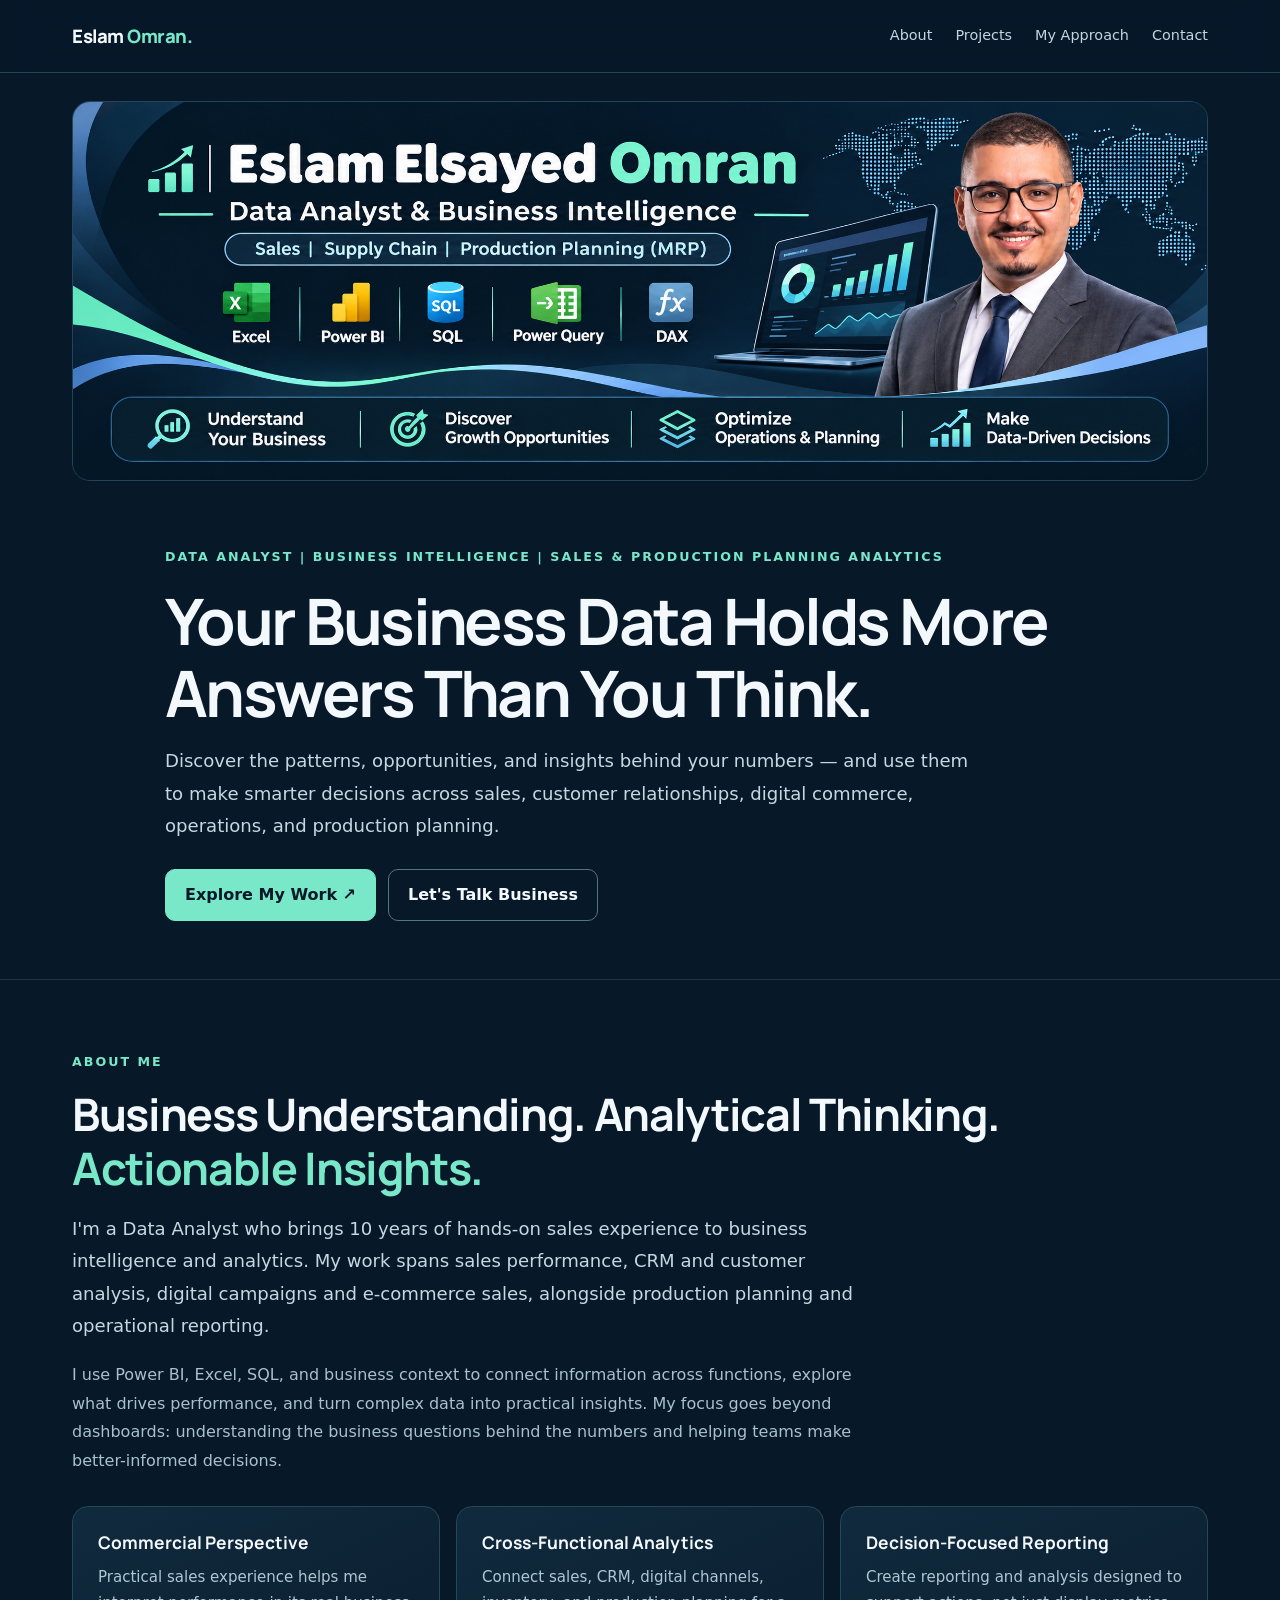
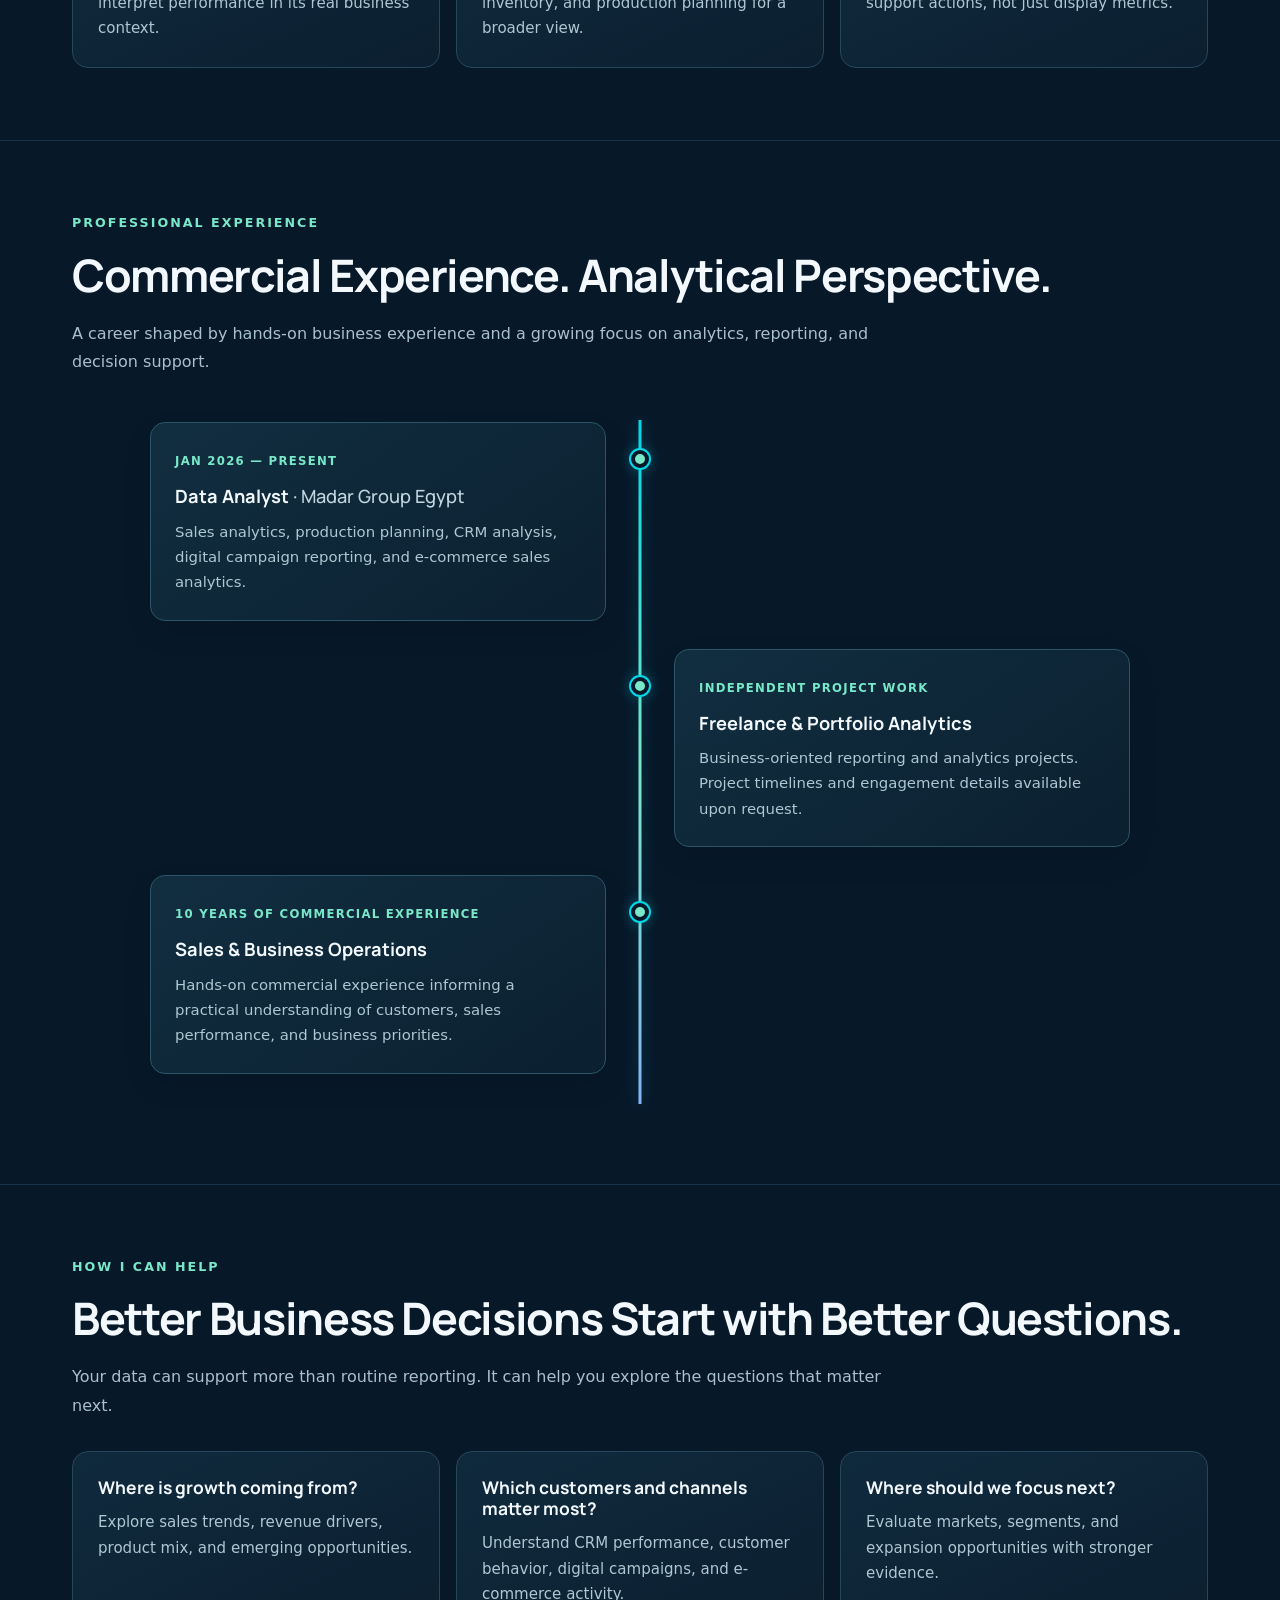
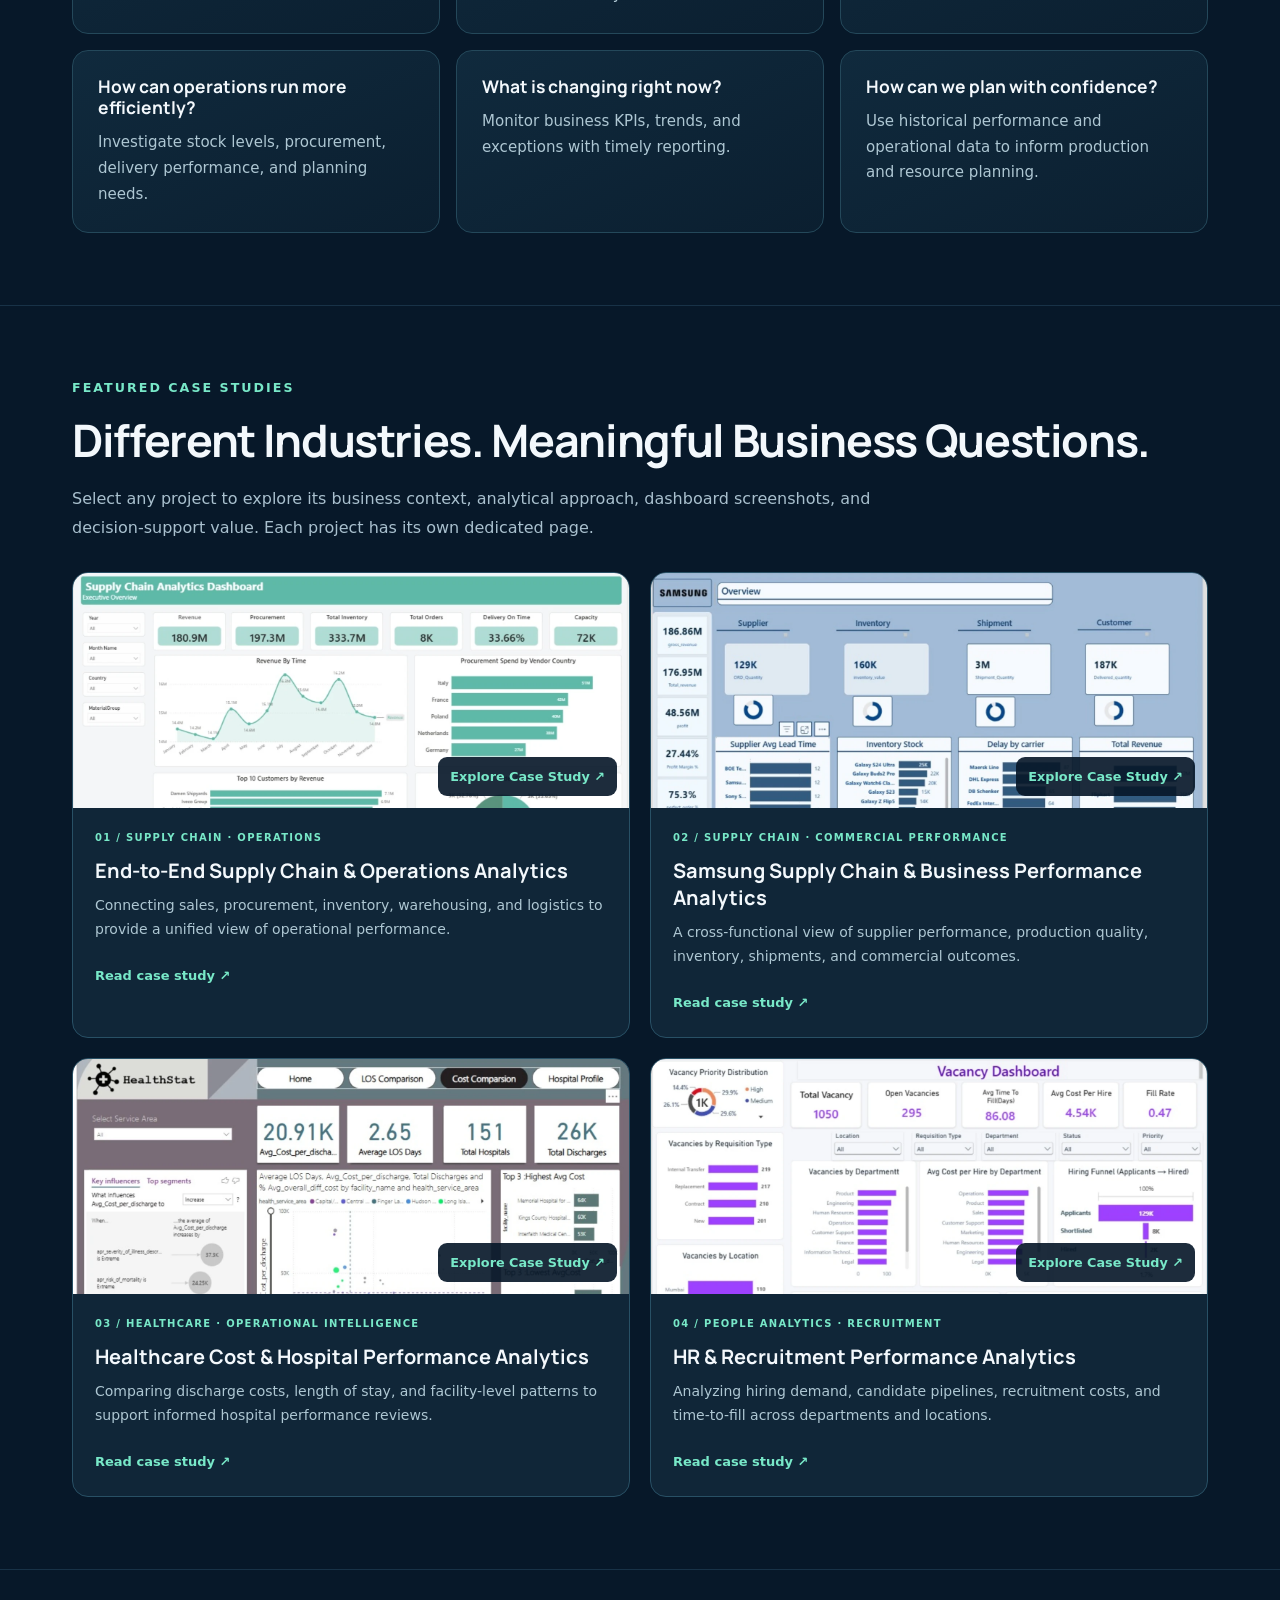
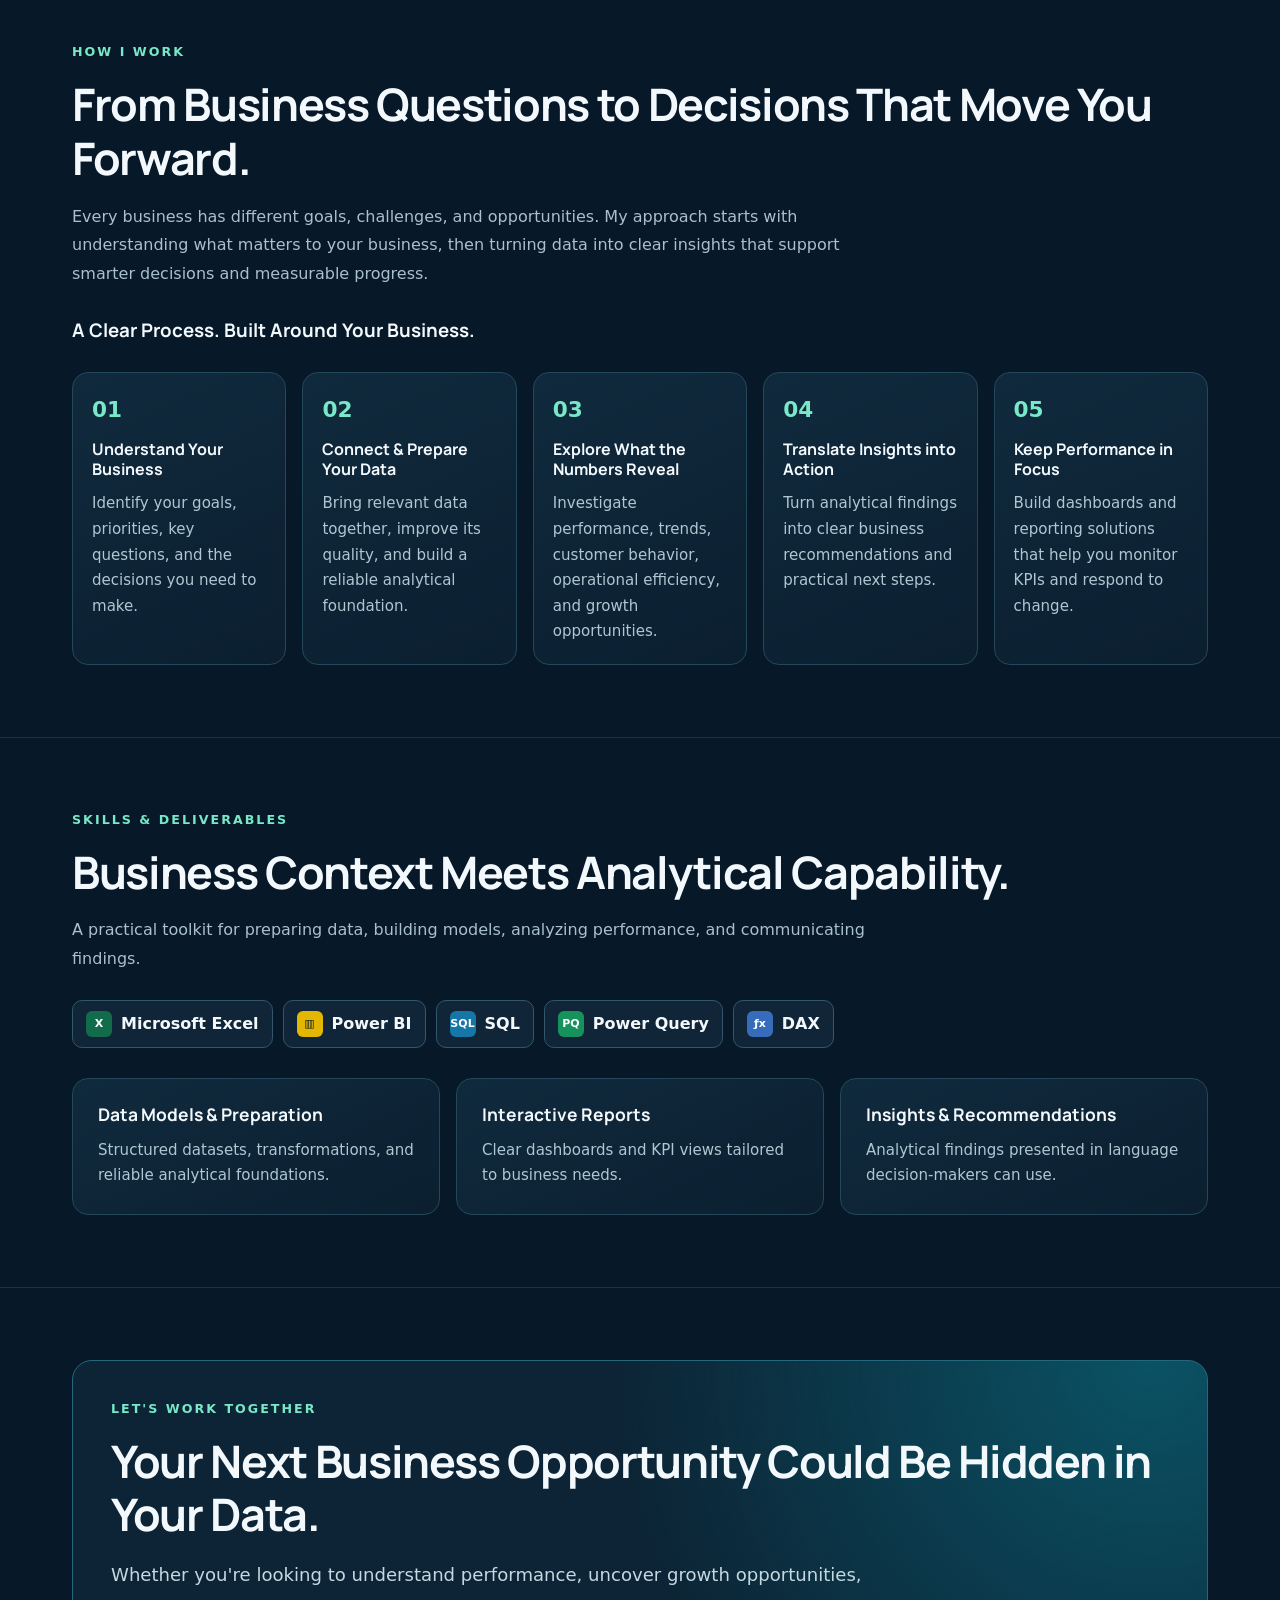
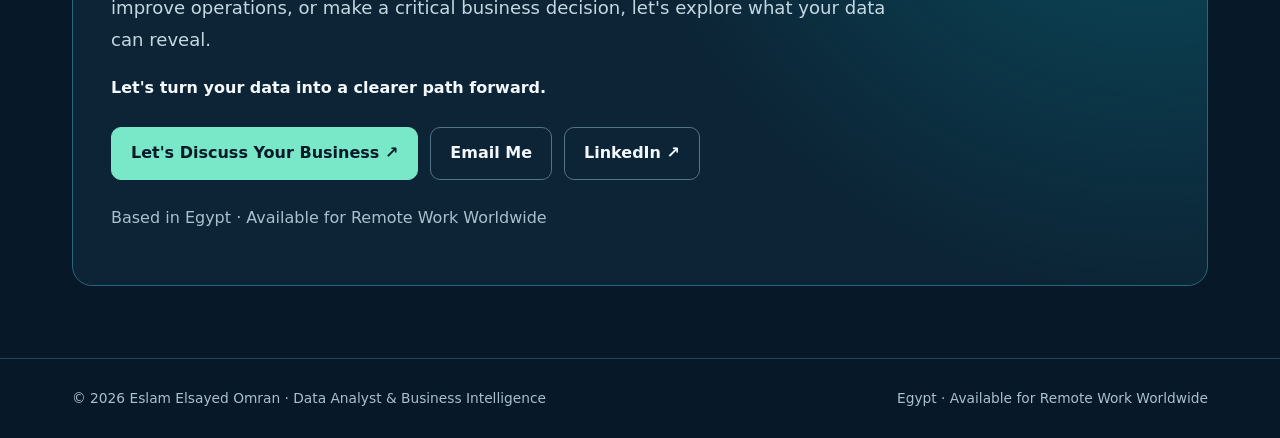
<file: index.html>
<!DOCTYPE html>
<html lang="en"><head><meta charset="utf-8"/><meta content="width=device-width,initial-scale=1" name="viewport"/><meta content="#071829" name="theme-color"/><meta content="Eslam Elsayed Omran — Data Analyst, Business Intelligence, Sales and Production Planning Analytics. Explore business-focused case studies and analytics solutions." name="description"/><title>Business Analytics &amp; BI Portfolio | Eslam Elsayed Omran</title><link href="styles.css" rel="stylesheet"/></head><body><nav class="site-nav"><div class="nav-inner"><a class="brand" href="index.html">Eslam <span>Omran.</span></a><div class="nav-items"><a href="index.html#about">About</a><a href="index.html#projects">Projects</a><a href="index.html#approach">My Approach</a><a href="index.html#contact">Contact</a></div></div></nav>
<main><div class="shell"><img alt="Eslam Elsayed Omran — Data Analyst and Business Intelligence portfolio banner" class="banner" height="704" src="assets/approved-portfolio-banner.png" style="width:100%;height:auto;display:block;object-fit:contain;" width="2112"/></div>
<section class="shell intro" id="home"><div class="eyebrow">Data Analyst | Business Intelligence | Sales &amp; Production Planning Analytics</div>
<h1>Your Business Data Holds More Answers Than You Think.</h1>
<p class="lead">Discover the patterns, opportunities, and insights behind your numbers — and use them to make smarter decisions across sales, customer relationships, digital commerce, operations, and production planning.</p>
<div class="btns"><a class="action" href="#projects">Explore My Work ↗</a><a class="action outline" href="#contact">Let's Talk Business</a></div></section>
<section class="block-section" id="about"><div class="shell"><div class="eyebrow">About Me</div><h2>Business Understanding. Analytical Thinking.<br/><span style="color:var(--mint)">Actionable Insights.</span></h2>
<p class="lead">I'm a Data Analyst who brings 10 years of hands-on sales experience to business intelligence and analytics. My work spans sales performance, CRM and customer analysis, digital campaigns and e-commerce sales, alongside production planning and operational reporting.</p>
<p class="section-description">I use Power BI, Excel, SQL, and business context to connect information across functions, explore what drives performance, and turn complex data into practical insights. My focus goes beyond dashboards: understanding the business questions behind the numbers and helping teams make better-informed decisions.</p>
<div class="value-grid"><div class="info-card"><h3>Commercial Perspective</h3><p>Practical sales experience helps me interpret performance in its real business context.</p></div><div class="info-card"><h3>Cross-Functional Analytics</h3><p>Connect sales, CRM, digital channels, inventory, and production planning for a broader view.</p></div><div class="info-card"><h3>Decision-Focused Reporting</h3><p>Create reporting and analysis designed to support actions, not just display metrics.</p></div></div></div></section>
<section class="block-section" id="experience"><div class="shell"><div class="eyebrow">Professional Experience</div><h2>Commercial Experience. Analytical Perspective.</h2><p class="section-description">A career shaped by hands-on business experience and a growing focus on analytics, reporting, and decision support.</p><div class="experience-timeline"><article class="timeline-item"><div class="timeline-dot"></div><div class="timeline-card"><span class="timeline-date">JAN 2026 — PRESENT</span><h3>Data Analyst <span>· Madar Group Egypt</span></h3><p>Sales analytics, production planning, CRM analysis, digital campaign reporting, and e-commerce sales analytics.</p></div></article><article class="timeline-item"><div class="timeline-dot"></div><div class="timeline-card"><span class="timeline-date">INDEPENDENT PROJECT WORK</span><h3>Freelance &amp; Portfolio Analytics</h3><p>Business-oriented reporting and analytics projects. Project timelines and engagement details available upon request.</p></div></article><article class="timeline-item"><div class="timeline-dot"></div><div class="timeline-card"><span class="timeline-date">10 YEARS OF COMMERCIAL EXPERIENCE</span><h3>Sales &amp; Business Operations</h3><p>Hands-on commercial experience informing a practical understanding of customers, sales performance, and business priorities.</p></div></article></div></div></section>
<section class="block-section" id="questions"><div class="shell"><div class="eyebrow">How I Can Help</div><h2>Better Business Decisions Start with Better Questions.</h2><p class="section-description">Your data can support more than routine reporting. It can help you explore the questions that matter next.</p>
<div class="question-grid"><div class="info-card"><h3>Where is growth coming from?</h3><p>Explore sales trends, revenue drivers, product mix, and emerging opportunities.</p></div><div class="info-card"><h3>Which customers and channels matter most?</h3><p>Understand CRM performance, customer behavior, digital campaigns, and e-commerce activity.</p></div><div class="info-card"><h3>Where should we focus next?</h3><p>Evaluate markets, segments, and expansion opportunities with stronger evidence.</p></div><div class="info-card"><h3>How can operations run more efficiently?</h3><p>Investigate stock levels, procurement, delivery performance, and planning needs.</p></div><div class="info-card"><h3>What is changing right now?</h3><p>Monitor business KPIs, trends, and exceptions with timely reporting.</p></div><div class="info-card"><h3>How can we plan with confidence?</h3><p>Use historical performance and operational data to inform production and resource planning.</p></div></div></div></section>
<section class="block-section" id="projects"><div class="shell"><div class="eyebrow">Featured Case Studies</div><h2>Different Industries. Meaningful Business Questions.</h2><p class="section-description">Select any project to explore its business context, analytical approach, dashboard screenshots, and decision-support value. Each project has its own dedicated page.</p><div class="project-grid"><a aria-label="Explore End-to-End Supply Chain &amp; Operations Analytics" class="project-card" href="projects/supply.html">
<div class="thumb"><img alt="Executive Overview dashboard screenshot" loading="lazy" src="assets/1000060595.jpg"/><span class="thumb-overlay">Explore Case Study ↗</span></div>
<div class="card-body"><div class="eyebrow">01 / SUPPLY CHAIN · OPERATIONS</div><h3>End-to-End Supply Chain &amp; Operations Analytics</h3><p>Connecting sales, procurement, inventory, warehousing, and logistics to provide a unified view of operational performance.</p><span class="text-link">Read case study <span aria-hidden="true">↗</span></span></div></a><a aria-label="Explore Samsung Supply Chain &amp; Business Performance Analytics" class="project-card" href="projects/samsung.html">
<div class="thumb"><img alt="Executive Overview dashboard screenshot" loading="lazy" src="assets/1000060879.jpg"/><span class="thumb-overlay">Explore Case Study ↗</span></div>
<div class="card-body"><div class="eyebrow">02 / SUPPLY CHAIN · COMMERCIAL PERFORMANCE</div><h3>Samsung Supply Chain &amp; Business Performance Analytics</h3><p>A cross-functional view of supplier performance, production quality, inventory, shipments, and commercial outcomes.</p><span class="text-link">Read case study <span aria-hidden="true">↗</span></span></div></a><a aria-label="Explore Healthcare Cost &amp; Hospital Performance Analytics" class="project-card" href="projects/health.html">
<div class="thumb"><img alt="Cost Comparison — All Areas dashboard screenshot" loading="lazy" src="assets/1000038224.jpg"/><span class="thumb-overlay">Explore Case Study ↗</span></div>
<div class="card-body"><div class="eyebrow">03 / HEALTHCARE · OPERATIONAL INTELLIGENCE</div><h3>Healthcare Cost &amp; Hospital Performance Analytics</h3><p>Comparing discharge costs, length of stay, and facility-level patterns to support informed hospital performance reviews.</p><span class="text-link">Read case study <span aria-hidden="true">↗</span></span></div></a><a aria-label="Explore HR &amp; Recruitment Performance Analytics" class="project-card" href="projects/hr.html">
<div class="thumb"><img alt="Vacancy Dashboard dashboard screenshot" loading="lazy" src="assets/1000060597.jpg"/><span class="thumb-overlay">Explore Case Study ↗</span></div>
<div class="card-body"><div class="eyebrow">04 / PEOPLE ANALYTICS · RECRUITMENT</div><h3>HR &amp; Recruitment Performance Analytics</h3><p>Analyzing hiring demand, candidate pipelines, recruitment costs, and time-to-fill across departments and locations.</p><span class="text-link">Read case study <span aria-hidden="true">↗</span></span></div></a></div></div></section>
<section class="block-section" id="approach"><div class="shell"><div class="eyebrow">How I Work</div><h2>From Business Questions to Decisions That Move You Forward.</h2><p class="section-description">Every business has different goals, challenges, and opportunities. My approach starts with understanding what matters to your business, then turning data into clear insights that support smarter decisions and measurable progress.</p><h3 style="margin-top:30px">A Clear Process. Built Around Your Business.</h3><div class="approach-grid"><div class="info-card"><div class="number">01</div><h3>Understand Your Business</h3><p>Identify your goals, priorities, key questions, and the decisions you need to make.</p></div><div class="info-card"><div class="number">02</div><h3>Connect &amp; Prepare Your Data</h3><p>Bring relevant data together, improve its quality, and build a reliable analytical foundation.</p></div><div class="info-card"><div class="number">03</div><h3>Explore What the Numbers Reveal</h3><p>Investigate performance, trends, customer behavior, operational efficiency, and growth opportunities.</p></div><div class="info-card"><div class="number">04</div><h3>Translate Insights into Action</h3><p>Turn analytical findings into clear business recommendations and practical next steps.</p></div><div class="info-card"><div class="number">05</div><h3>Keep Performance in Focus</h3><p>Build dashboards and reporting solutions that help you monitor KPIs and respond to change.</p></div></div></div></section>
<section class="block-section" id="skills"><div class="shell"><div class="eyebrow">Skills &amp; Deliverables</div><h2>Business Context Meets Analytical Capability.</h2>
<p class="section-description">A practical toolkit for preparing data, building models, analyzing performance, and communicating findings.</p>
<div class="tool-pills"><span class="tool-pill"><span class="tool-mark">X</span>Microsoft Excel</span><span class="tool-pill"><span class="tool-mark bi">▥</span>Power BI</span><span class="tool-pill"><span class="tool-mark sql">SQL</span>SQL</span><span class="tool-pill"><span class="tool-mark pq">PQ</span>Power Query</span><span class="tool-pill"><span class="tool-mark dax">ƒx</span>DAX</span></div>
<div class="skills-grid"><div class="info-card"><h3>Data Models &amp; Preparation</h3><p>Structured datasets, transformations, and reliable analytical foundations.</p></div><div class="info-card"><h3>Interactive Reports</h3><p>Clear dashboards and KPI views tailored to business needs.</p></div><div class="info-card"><h3>Insights &amp; Recommendations</h3><p>Analytical findings presented in language decision-makers can use.</p></div></div></div></section>
<section class="block-section" id="contact"><div class="shell"><div class="contact-panel"><div class="eyebrow">Let's Work Together</div><h2>Your Next Business Opportunity Could Be Hidden in Your Data.</h2>
<p class="lead">Whether you're looking to understand performance, uncover growth opportunities, improve operations, or make a critical business decision, let's explore what your data can reveal.</p>
<p style="font-weight:750">Let's turn your data into a clearer path forward.</p>
<div class="btns"><a class="action" href="https://wa.me/message/NYEZZGHYSM62H1" rel="noopener noreferrer" target="_blank">Let's Discuss Your Business ↗</a><a class="action outline" href="mailto:eslamelsayedomran90@gmail.com?subject=Business%20Analytics%20Inquiry">Email Me</a><a class="action outline" href="https://www.linkedin.com/in/eslam-omran-data/" rel="noopener noreferrer" target="_blank">LinkedIn ↗</a></div>
<p style="color:#a9c0ce;margin-top:25px">Based in Egypt · Available for Remote Work Worldwide</p></div></div></section></main><footer class="footer"><div class="shell"><span>© 2026 Eslam Elsayed Omran · Data Analyst &amp; Business Intelligence</span><span>Egypt · Available for Remote Work Worldwide</span></div></footer></body></html>
</file>
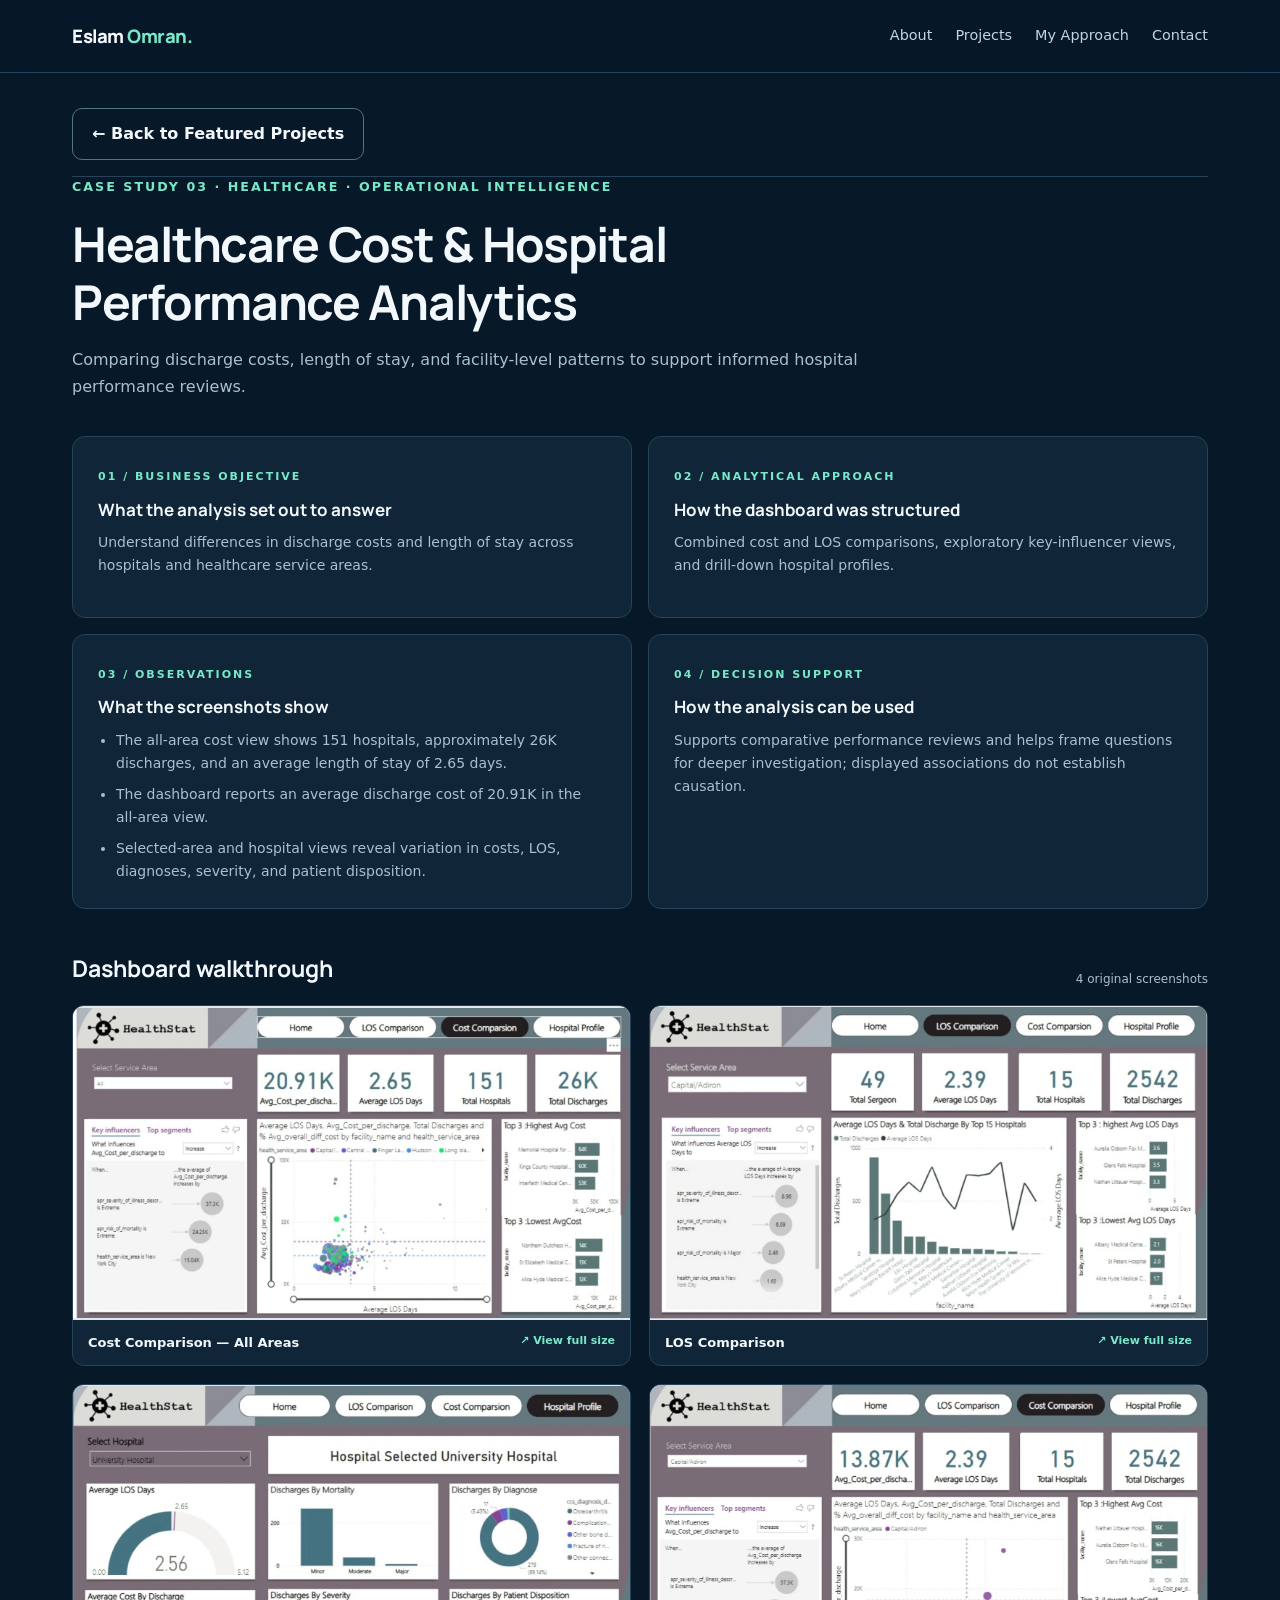
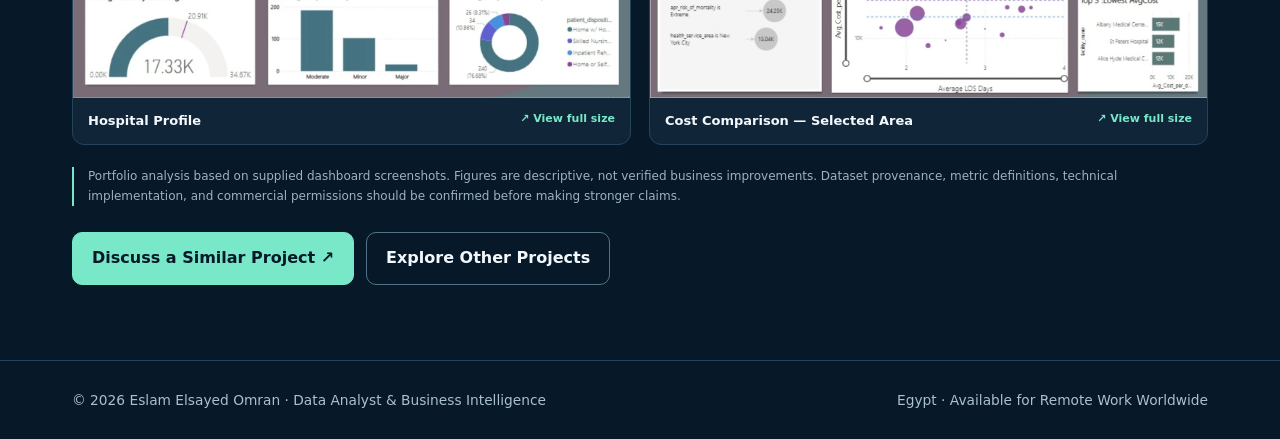
<file: projects/health.html>
<!DOCTYPE html>
<html lang="en"><head><meta charset="utf-8"/><meta content="width=device-width,initial-scale=1" name="viewport"/><meta content="#071829" name="theme-color"/><meta content="Eslam Elsayed Omran — Data Analyst, Business Intelligence, Sales and Production Planning Analytics. Explore business-focused case studies and analytics solutions." name="description"/><title>Healthcare Cost &amp; Hospital Performance Analytics | Eslam Elsayed Omran</title><link href="../styles.css" rel="stylesheet"/></head><body><nav class="site-nav"><div class="nav-inner"><a class="brand" href="../index.html">Eslam <span>Omran.</span></a><div class="nav-items"><a href="../index.html#about">About</a><a href="../index.html#projects">Projects</a><a href="../index.html#approach">My Approach</a><a href="../index.html#contact">Contact</a></div></div></nav><main class="case-shell"><p><a class="action outline" href="../index.html#projects">← Back to Featured Projects</a></p><section aria-labelledby="title-health" class="case-study reveal" id="health"><div class="case-top"><span class="eyebrow">CASE STUDY 03 · HEALTHCARE · OPERATIONAL INTELLIGENCE</span><a class="back-link" href="../index.html#projects">↑ All projects</a></div><h2 id="title-health">Healthcare Cost &amp; Hospital Performance Analytics</h2><p class="case-lead">Comparing discharge costs, length of stay, and facility-level patterns to support informed hospital performance reviews.</p><div class="story-grid"><div class="story"><span class="step">01 / BUSINESS OBJECTIVE</span><h3>What the analysis set out to answer</h3><p>Understand differences in discharge costs and length of stay across hospitals and healthcare service areas.</p></div><div class="story"><span class="step">02 / ANALYTICAL APPROACH</span><h3>How the dashboard was structured</h3><p>Combined cost and LOS comparisons, exploratory key-influencer views, and drill-down hospital profiles.</p></div><div class="story"><span class="step">03 / OBSERVATIONS</span><h3>What the screenshots show</h3><ul><li>The all-area cost view shows 151 hospitals, approximately 26K discharges, and an average length of stay of 2.65 days.</li><li>The dashboard reports an average discharge cost of 20.91K in the all-area view.</li><li>Selected-area and hospital views reveal variation in costs, LOS, diagnoses, severity, and patient disposition.</li></ul></div><div class="story"><span class="step">04 / DECISION SUPPORT</span><h3>How the analysis can be used</h3><p>Supports comparative performance reviews and helps frame questions for deeper investigation; displayed associations do not establish causation.</p></div></div><div class="gallery-head"><h3>Dashboard walkthrough</h3><span>4 original screenshots</span></div><div class="gallery"><figure><a href="../assets/1000038224.jpg" rel="noopener" target="_blank" title="Open full screenshot"><img alt="Cost Comparison — All Areas dashboard screenshot" loading="lazy" src="../assets/1000038224.jpg"/></a><figcaption>Cost Comparison — All Areas <span>↗ View full size</span></figcaption></figure><figure><a href="../assets/1000038223.jpg" rel="noopener" target="_blank" title="Open full screenshot"><img alt="LOS Comparison dashboard screenshot" loading="lazy" src="../assets/1000038223.jpg"/></a><figcaption>LOS Comparison <span>↗ View full size</span></figcaption></figure><figure><a href="../assets/1000038221.jpg" rel="noopener" target="_blank" title="Open full screenshot"><img alt="Hospital Profile dashboard screenshot" loading="lazy" src="../assets/1000038221.jpg"/></a><figcaption>Hospital Profile <span>↗ View full size</span></figcaption></figure><figure><a href="../assets/1000038218.jpg" rel="noopener" target="_blank" title="Open full screenshot"><img alt="Cost Comparison — Selected Area dashboard screenshot" loading="lazy" src="../assets/1000038218.jpg"/></a><figcaption>Cost Comparison — Selected Area <span>↗ View full size</span></figcaption></figure></div><p class="disclaimer">Portfolio analysis based on supplied dashboard screenshots. Figures are descriptive, not verified business improvements. Dataset provenance, metric definitions, technical implementation, and commercial permissions should be confirmed before making stronger claims.</p></section><div class="btns"><a class="action" href="https://wa.me/message/NYEZZGHYSM62H1" rel="noopener noreferrer" target="_blank">Discuss a Similar Project ↗</a><a class="action outline" href="../index.html#projects">Explore Other Projects</a></div></main><footer class="footer"><div class="shell"><span>© 2026 Eslam Elsayed Omran · Data Analyst &amp; Business Intelligence</span><span>Egypt · Available for Remote Work Worldwide</span></div></footer></body></html>
</file>
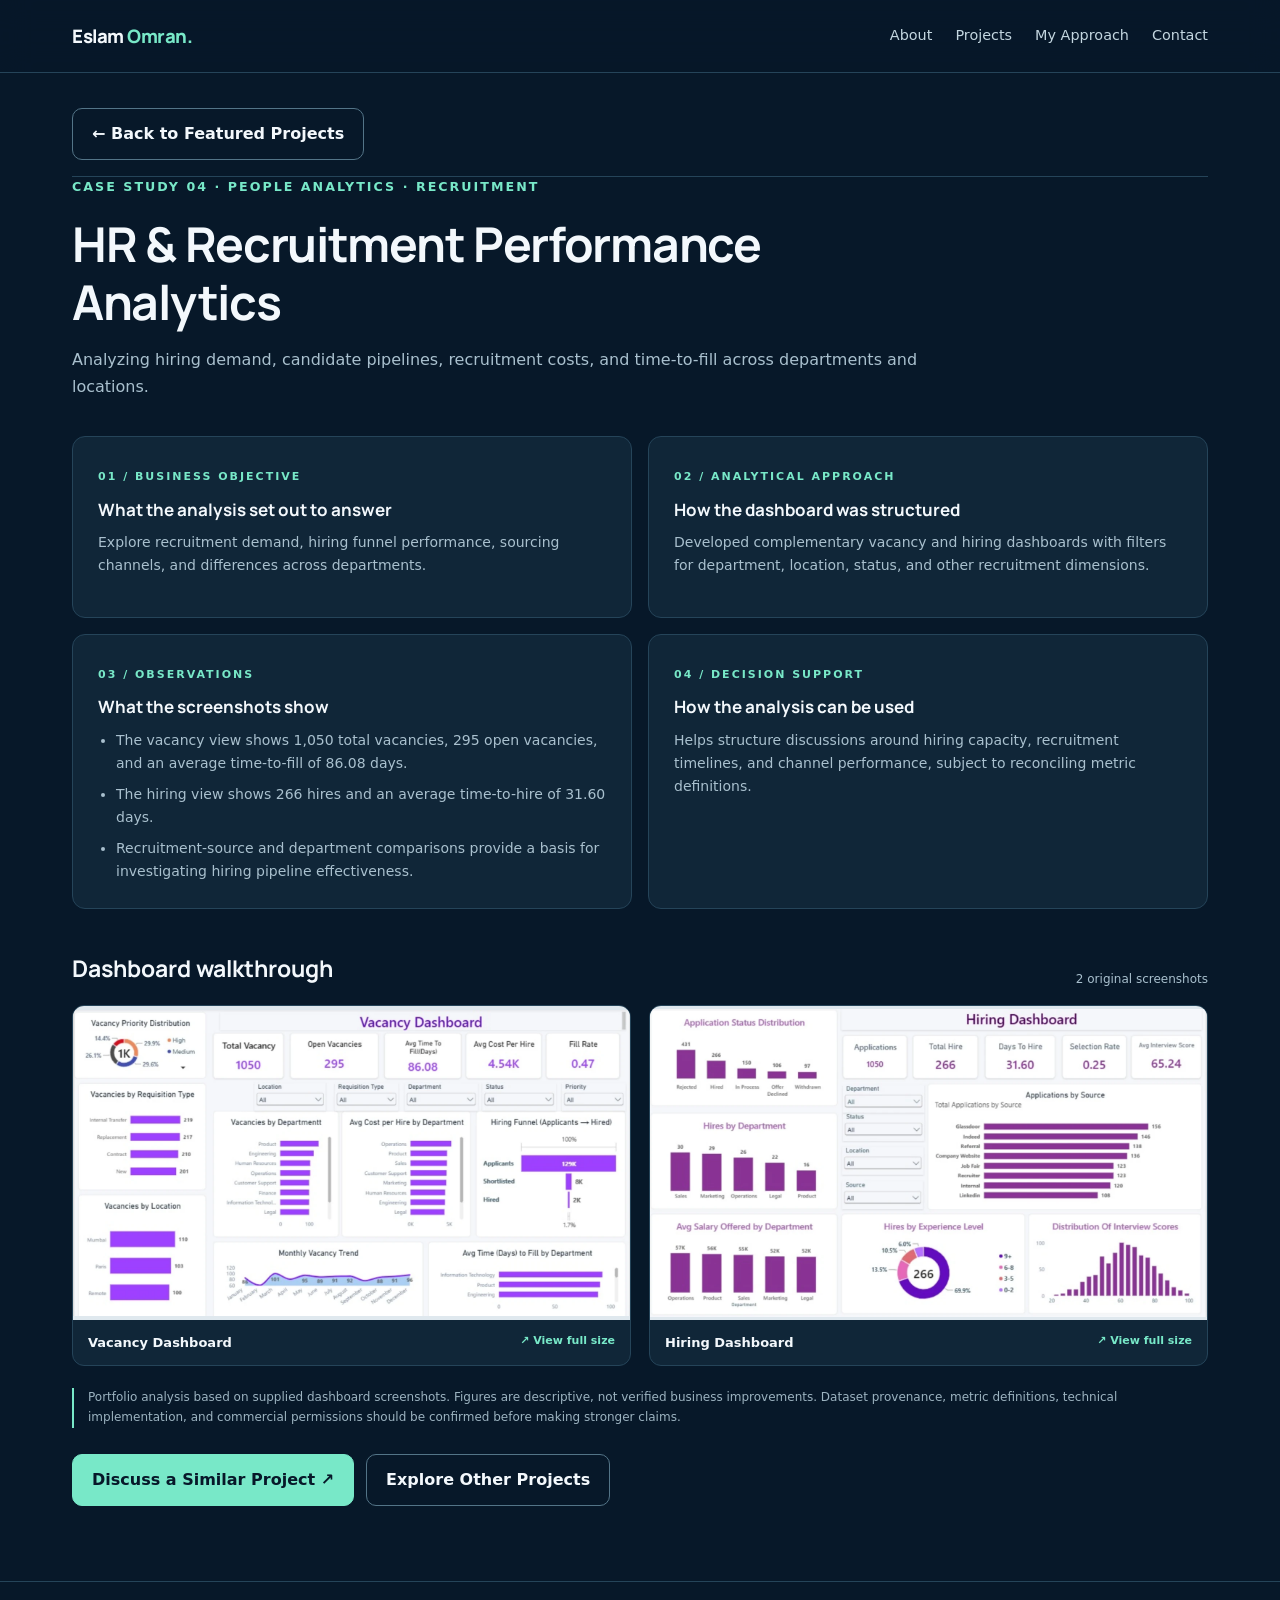
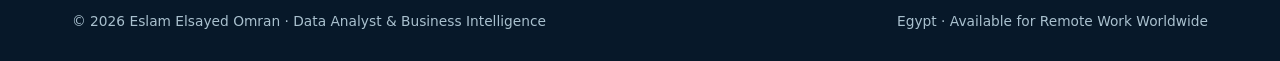
<file: projects/hr.html>
<!DOCTYPE html>
<html lang="en"><head><meta charset="utf-8"/><meta content="width=device-width,initial-scale=1" name="viewport"/><meta content="#071829" name="theme-color"/><meta content="Eslam Elsayed Omran — Data Analyst, Business Intelligence, Sales and Production Planning Analytics. Explore business-focused case studies and analytics solutions." name="description"/><title>HR &amp; Recruitment Performance Analytics | Eslam Elsayed Omran</title><link href="../styles.css" rel="stylesheet"/></head><body><nav class="site-nav"><div class="nav-inner"><a class="brand" href="../index.html">Eslam <span>Omran.</span></a><div class="nav-items"><a href="../index.html#about">About</a><a href="../index.html#projects">Projects</a><a href="../index.html#approach">My Approach</a><a href="../index.html#contact">Contact</a></div></div></nav><main class="case-shell"><p><a class="action outline" href="../index.html#projects">← Back to Featured Projects</a></p><section aria-labelledby="title-hr" class="case-study reveal" id="hr"><div class="case-top"><span class="eyebrow">CASE STUDY 04 · PEOPLE ANALYTICS · RECRUITMENT</span><a class="back-link" href="../index.html#projects">↑ All projects</a></div><h2 id="title-hr">HR &amp; Recruitment Performance Analytics</h2><p class="case-lead">Analyzing hiring demand, candidate pipelines, recruitment costs, and time-to-fill across departments and locations.</p><div class="story-grid"><div class="story"><span class="step">01 / BUSINESS OBJECTIVE</span><h3>What the analysis set out to answer</h3><p>Explore recruitment demand, hiring funnel performance, sourcing channels, and differences across departments.</p></div><div class="story"><span class="step">02 / ANALYTICAL APPROACH</span><h3>How the dashboard was structured</h3><p>Developed complementary vacancy and hiring dashboards with filters for department, location, status, and other recruitment dimensions.</p></div><div class="story"><span class="step">03 / OBSERVATIONS</span><h3>What the screenshots show</h3><ul><li>The vacancy view shows 1,050 total vacancies, 295 open vacancies, and an average time-to-fill of 86.08 days.</li><li>The hiring view shows 266 hires and an average time-to-hire of 31.60 days.</li><li>Recruitment-source and department comparisons provide a basis for investigating hiring pipeline effectiveness.</li></ul></div><div class="story"><span class="step">04 / DECISION SUPPORT</span><h3>How the analysis can be used</h3><p>Helps structure discussions around hiring capacity, recruitment timelines, and channel performance, subject to reconciling metric definitions.</p></div></div><div class="gallery-head"><h3>Dashboard walkthrough</h3><span>2 original screenshots</span></div><div class="gallery"><figure><a href="../assets/1000060597.jpg" rel="noopener" target="_blank" title="Open full screenshot"><img alt="Vacancy Dashboard dashboard screenshot" loading="lazy" src="../assets/1000060597.jpg"/></a><figcaption>Vacancy Dashboard <span>↗ View full size</span></figcaption></figure><figure><a href="../assets/1000060598.jpg" rel="noopener" target="_blank" title="Open full screenshot"><img alt="Hiring Dashboard dashboard screenshot" loading="lazy" src="../assets/1000060598.jpg"/></a><figcaption>Hiring Dashboard <span>↗ View full size</span></figcaption></figure></div><p class="disclaimer">Portfolio analysis based on supplied dashboard screenshots. Figures are descriptive, not verified business improvements. Dataset provenance, metric definitions, technical implementation, and commercial permissions should be confirmed before making stronger claims.</p></section><div class="btns"><a class="action" href="https://wa.me/message/NYEZZGHYSM62H1" rel="noopener noreferrer" target="_blank">Discuss a Similar Project ↗</a><a class="action outline" href="../index.html#projects">Explore Other Projects</a></div></main><footer class="footer"><div class="shell"><span>© 2026 Eslam Elsayed Omran · Data Analyst &amp; Business Intelligence</span><span>Egypt · Available for Remote Work Worldwide</span></div></footer></body></html>
</file>
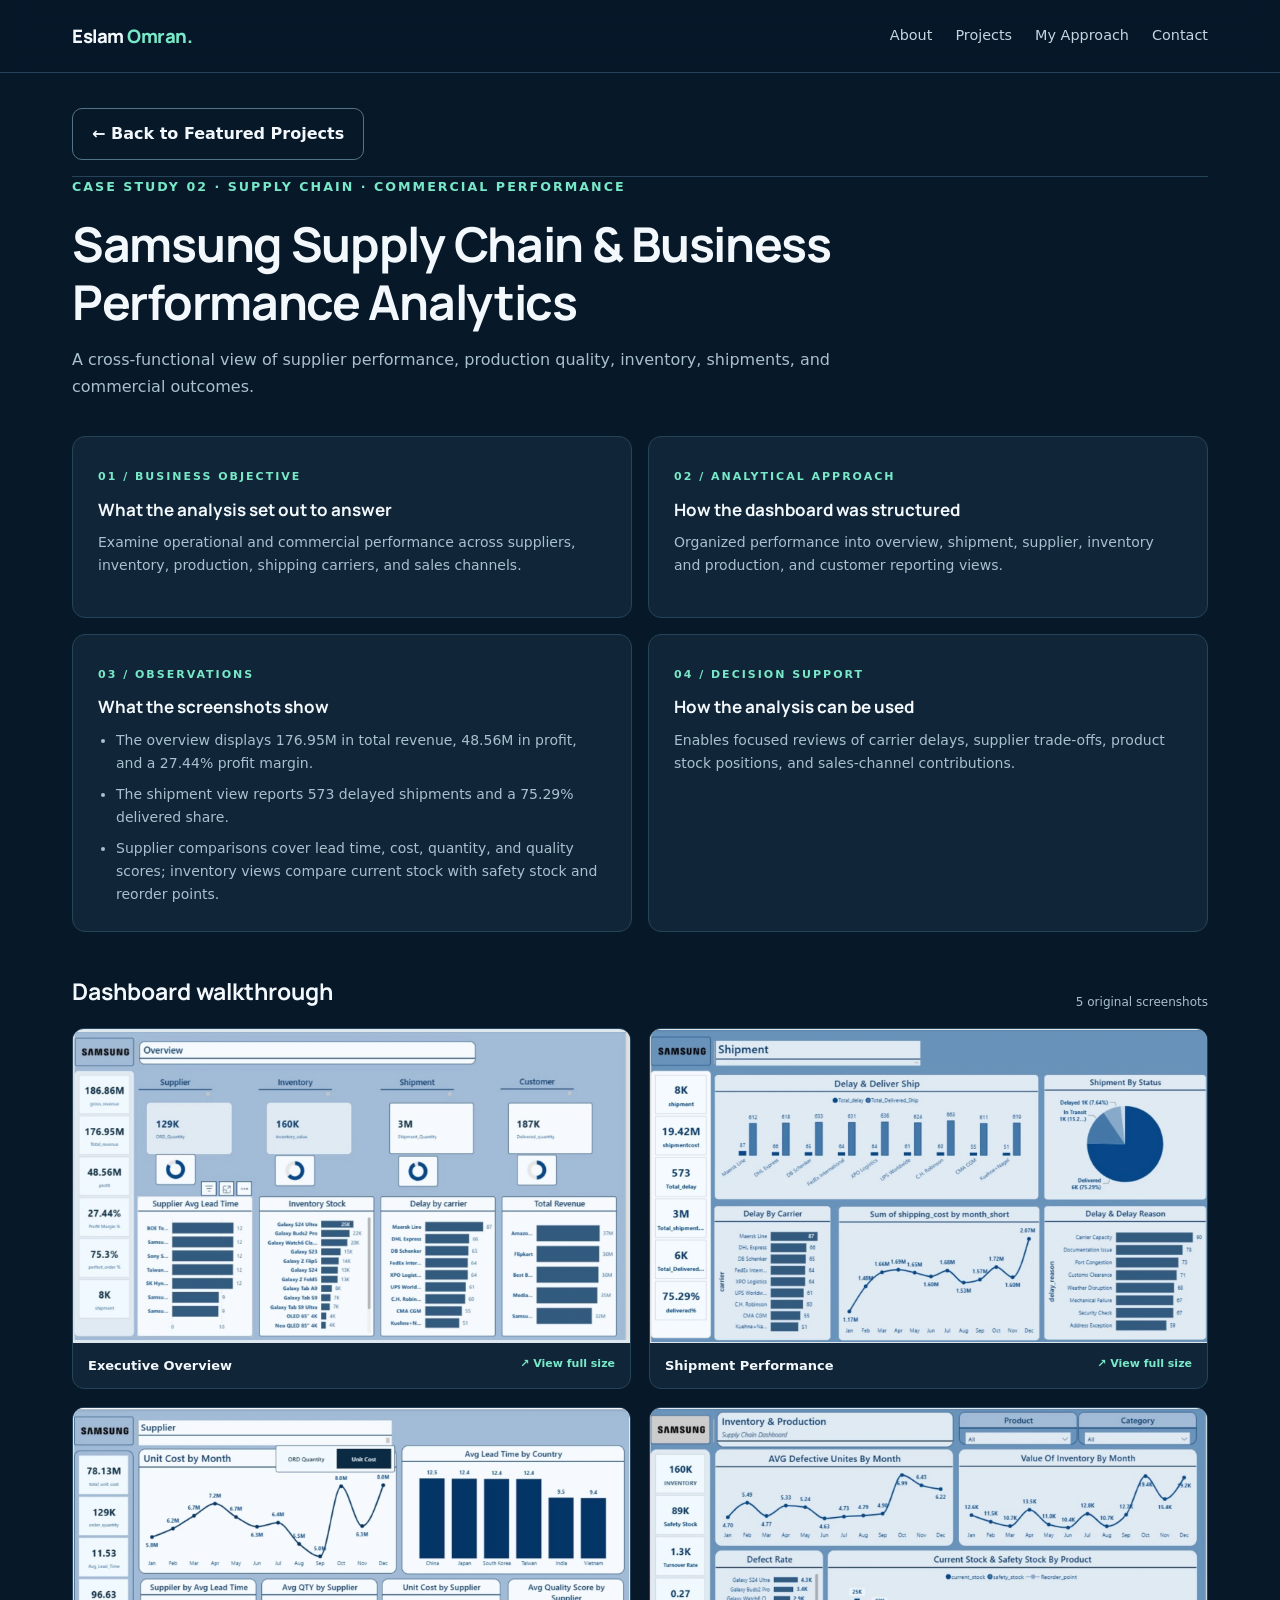
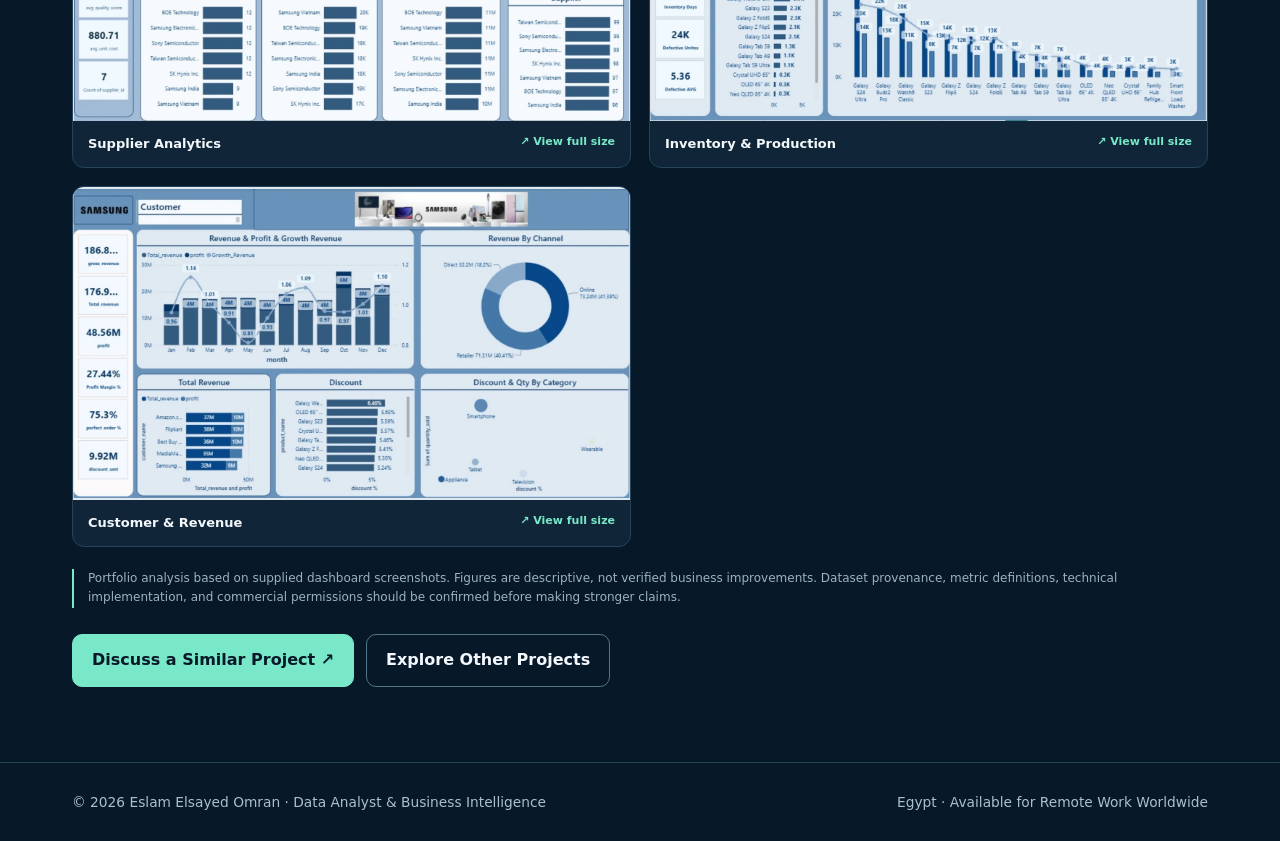
<file: projects/samsung.html>
<!DOCTYPE html>
<html lang="en"><head><meta charset="utf-8"/><meta content="width=device-width,initial-scale=1" name="viewport"/><meta content="#071829" name="theme-color"/><meta content="Eslam Elsayed Omran — Data Analyst, Business Intelligence, Sales and Production Planning Analytics. Explore business-focused case studies and analytics solutions." name="description"/><title>Samsung Supply Chain &amp; Business Performance Analytics | Eslam Elsayed Omran</title><link href="../styles.css" rel="stylesheet"/></head><body><nav class="site-nav"><div class="nav-inner"><a class="brand" href="../index.html">Eslam <span>Omran.</span></a><div class="nav-items"><a href="../index.html#about">About</a><a href="../index.html#projects">Projects</a><a href="../index.html#approach">My Approach</a><a href="../index.html#contact">Contact</a></div></div></nav><main class="case-shell"><p><a class="action outline" href="../index.html#projects">← Back to Featured Projects</a></p><section aria-labelledby="title-samsung" class="case-study reveal" id="samsung"><div class="case-top"><span class="eyebrow">CASE STUDY 02 · SUPPLY CHAIN · COMMERCIAL PERFORMANCE</span><a class="back-link" href="../index.html#projects">↑ All projects</a></div><h2 id="title-samsung">Samsung Supply Chain &amp; Business Performance Analytics</h2><p class="case-lead">A cross-functional view of supplier performance, production quality, inventory, shipments, and commercial outcomes.</p><div class="story-grid"><div class="story"><span class="step">01 / BUSINESS OBJECTIVE</span><h3>What the analysis set out to answer</h3><p>Examine operational and commercial performance across suppliers, inventory, production, shipping carriers, and sales channels.</p></div><div class="story"><span class="step">02 / ANALYTICAL APPROACH</span><h3>How the dashboard was structured</h3><p>Organized performance into overview, shipment, supplier, inventory and production, and customer reporting views.</p></div><div class="story"><span class="step">03 / OBSERVATIONS</span><h3>What the screenshots show</h3><ul><li>The overview displays 176.95M in total revenue, 48.56M in profit, and a 27.44% profit margin.</li><li>The shipment view reports 573 delayed shipments and a 75.29% delivered share.</li><li>Supplier comparisons cover lead time, cost, quantity, and quality scores; inventory views compare current stock with safety stock and reorder points.</li></ul></div><div class="story"><span class="step">04 / DECISION SUPPORT</span><h3>How the analysis can be used</h3><p>Enables focused reviews of carrier delays, supplier trade-offs, product stock positions, and sales-channel contributions.</p></div></div><div class="gallery-head"><h3>Dashboard walkthrough</h3><span>5 original screenshots</span></div><div class="gallery"><figure><a href="../assets/1000060879.jpg" rel="noopener" target="_blank" title="Open full screenshot"><img alt="Executive Overview dashboard screenshot" loading="lazy" src="../assets/1000060879.jpg"/></a><figcaption>Executive Overview <span>↗ View full size</span></figcaption></figure><figure><a href="../assets/1000060888.jpg" rel="noopener" target="_blank" title="Open full screenshot"><img alt="Shipment Performance dashboard screenshot" loading="lazy" src="../assets/1000060888.jpg"/></a><figcaption>Shipment Performance <span>↗ View full size</span></figcaption></figure><figure><a href="../assets/1000060882.jpg" rel="noopener" target="_blank" title="Open full screenshot"><img alt="Supplier Analytics dashboard screenshot" loading="lazy" src="../assets/1000060882.jpg"/></a><figcaption>Supplier Analytics <span>↗ View full size</span></figcaption></figure><figure><a href="../assets/1000060885.jpg" rel="noopener" target="_blank" title="Open full screenshot"><img alt="Inventory &amp; Production dashboard screenshot" loading="lazy" src="../assets/1000060885.jpg"/></a><figcaption>Inventory &amp; Production <span>↗ View full size</span></figcaption></figure><figure><a href="../assets/1000060891.jpg" rel="noopener" target="_blank" title="Open full screenshot"><img alt="Customer &amp; Revenue dashboard screenshot" loading="lazy" src="../assets/1000060891.jpg"/></a><figcaption>Customer &amp; Revenue <span>↗ View full size</span></figcaption></figure></div><p class="disclaimer">Portfolio analysis based on supplied dashboard screenshots. Figures are descriptive, not verified business improvements. Dataset provenance, metric definitions, technical implementation, and commercial permissions should be confirmed before making stronger claims.</p></section><div class="btns"><a class="action" href="https://wa.me/message/NYEZZGHYSM62H1" rel="noopener noreferrer" target="_blank">Discuss a Similar Project ↗</a><a class="action outline" href="../index.html#projects">Explore Other Projects</a></div></main><footer class="footer"><div class="shell"><span>© 2026 Eslam Elsayed Omran · Data Analyst &amp; Business Intelligence</span><span>Egypt · Available for Remote Work Worldwide</span></div></footer></body></html>
</file>
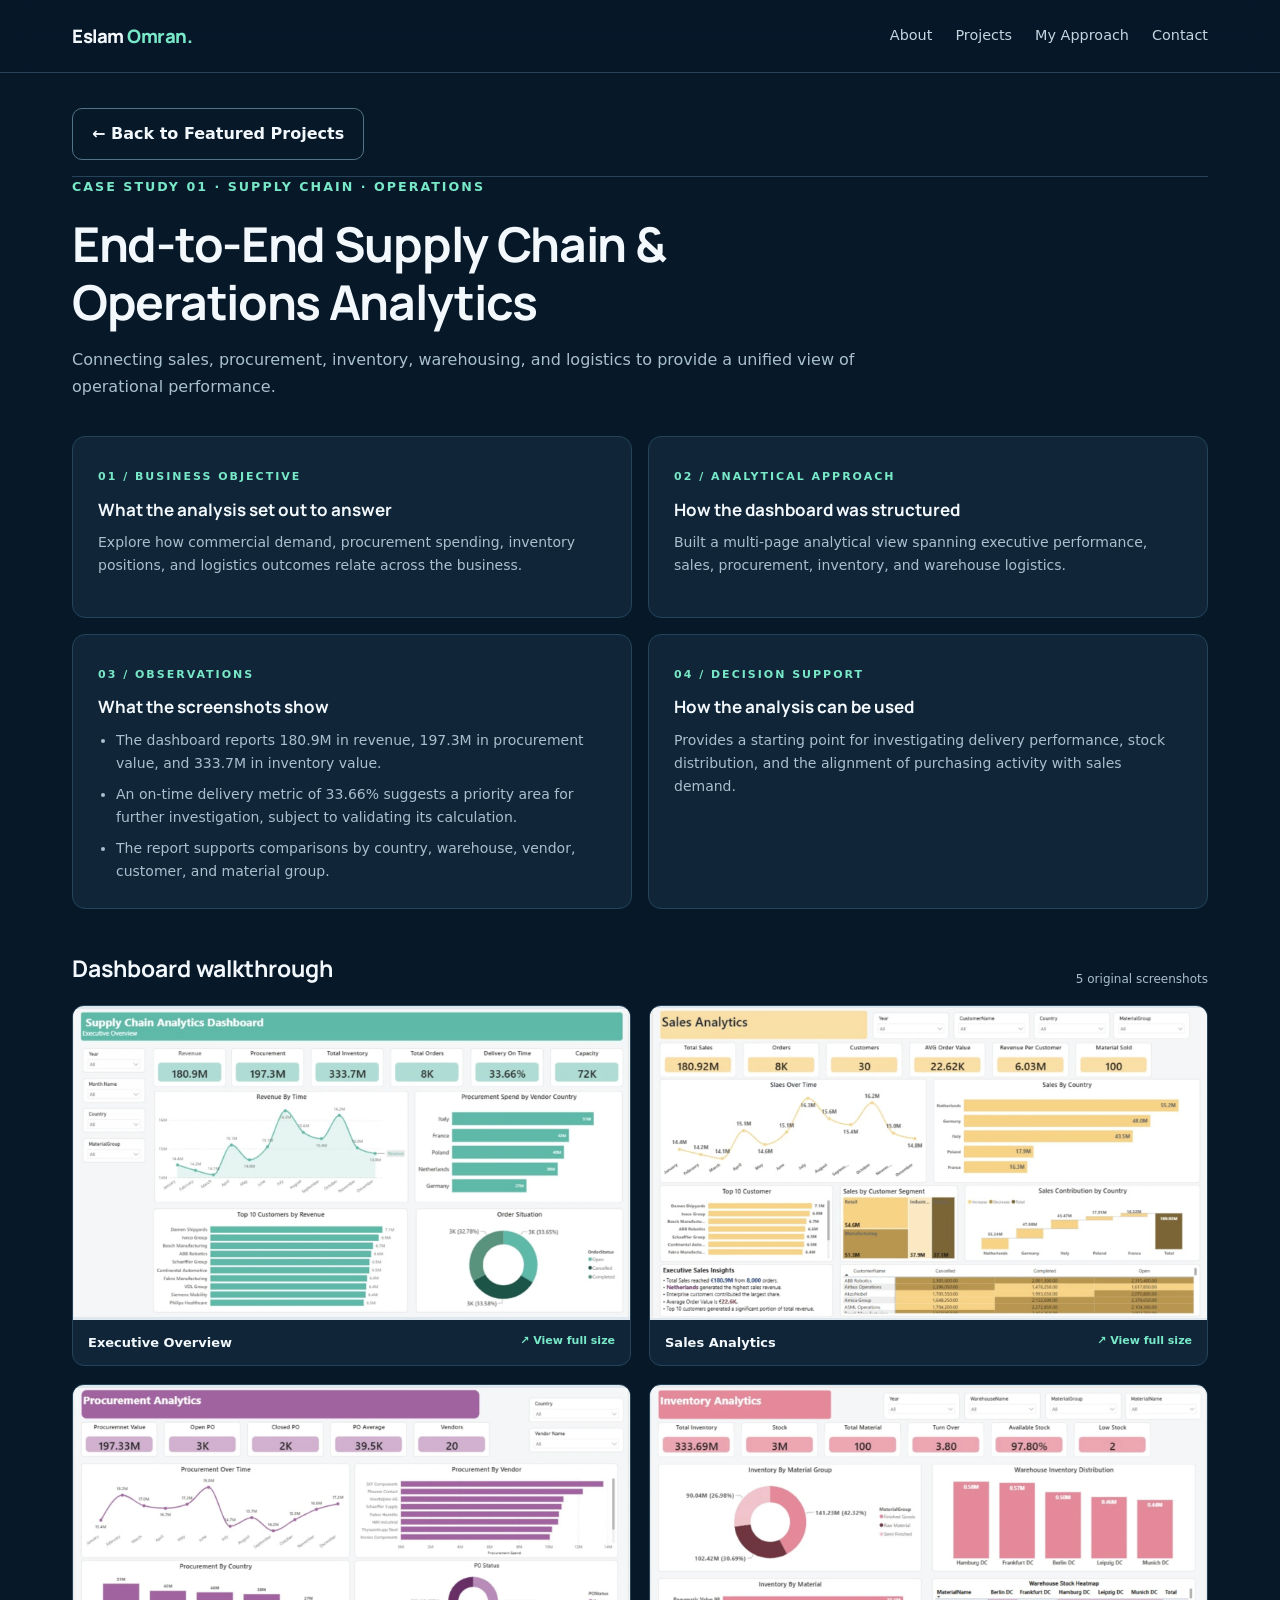
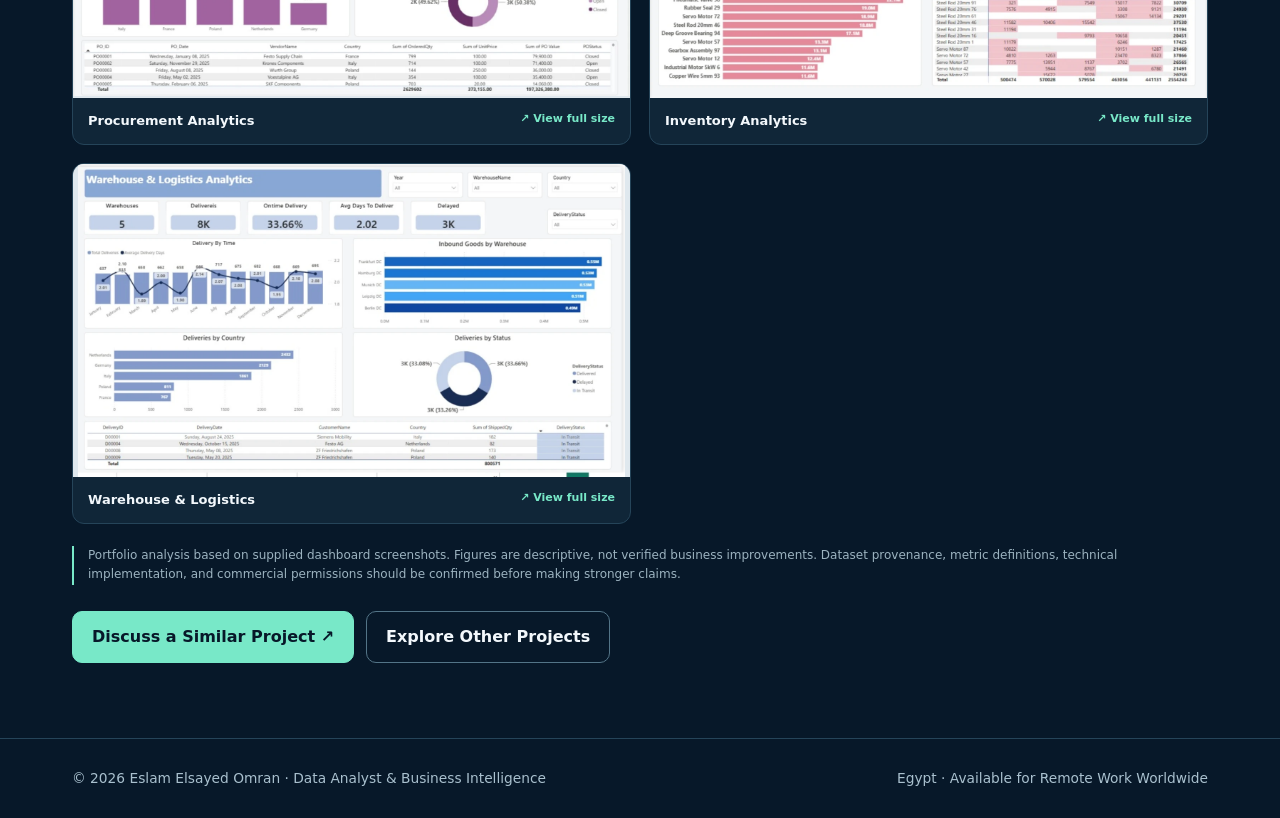
<file: projects/supply.html>
<!DOCTYPE html>
<html lang="en"><head><meta charset="utf-8"/><meta content="width=device-width,initial-scale=1" name="viewport"/><meta content="#071829" name="theme-color"/><meta content="Eslam Elsayed Omran — Data Analyst, Business Intelligence, Sales and Production Planning Analytics. Explore business-focused case studies and analytics solutions." name="description"/><title>End-to-End Supply Chain &amp; Operations Analytics | Eslam Elsayed Omran</title><link href="../styles.css" rel="stylesheet"/></head><body><nav class="site-nav"><div class="nav-inner"><a class="brand" href="../index.html">Eslam <span>Omran.</span></a><div class="nav-items"><a href="../index.html#about">About</a><a href="../index.html#projects">Projects</a><a href="../index.html#approach">My Approach</a><a href="../index.html#contact">Contact</a></div></div></nav><main class="case-shell"><p><a class="action outline" href="../index.html#projects">← Back to Featured Projects</a></p><section aria-labelledby="title-supply" class="case-study reveal" id="supply"><div class="case-top"><span class="eyebrow">CASE STUDY 01 · SUPPLY CHAIN · OPERATIONS</span><a class="back-link" href="../index.html#projects">↑ All projects</a></div><h2 id="title-supply">End-to-End Supply Chain &amp; Operations Analytics</h2><p class="case-lead">Connecting sales, procurement, inventory, warehousing, and logistics to provide a unified view of operational performance.</p><div class="story-grid"><div class="story"><span class="step">01 / BUSINESS OBJECTIVE</span><h3>What the analysis set out to answer</h3><p>Explore how commercial demand, procurement spending, inventory positions, and logistics outcomes relate across the business.</p></div><div class="story"><span class="step">02 / ANALYTICAL APPROACH</span><h3>How the dashboard was structured</h3><p>Built a multi-page analytical view spanning executive performance, sales, procurement, inventory, and warehouse logistics.</p></div><div class="story"><span class="step">03 / OBSERVATIONS</span><h3>What the screenshots show</h3><ul><li>The dashboard reports 180.9M in revenue, 197.3M in procurement value, and 333.7M in inventory value.</li><li>An on-time delivery metric of 33.66% suggests a priority area for further investigation, subject to validating its calculation.</li><li>The report supports comparisons by country, warehouse, vendor, customer, and material group.</li></ul></div><div class="story"><span class="step">04 / DECISION SUPPORT</span><h3>How the analysis can be used</h3><p>Provides a starting point for investigating delivery performance, stock distribution, and the alignment of purchasing activity with sales demand.</p></div></div><div class="gallery-head"><h3>Dashboard walkthrough</h3><span>5 original screenshots</span></div><div class="gallery"><figure><a href="../assets/1000060595.jpg" rel="noopener" target="_blank" title="Open full screenshot"><img alt="Executive Overview dashboard screenshot" loading="lazy" src="../assets/1000060595.jpg"/></a><figcaption>Executive Overview <span>↗ View full size</span></figcaption></figure><figure><a href="../assets/1000060593.jpg" rel="noopener" target="_blank" title="Open full screenshot"><img alt="Sales Analytics dashboard screenshot" loading="lazy" src="../assets/1000060593.jpg"/></a><figcaption>Sales Analytics <span>↗ View full size</span></figcaption></figure><figure><a href="../assets/1000060596.jpg" rel="noopener" target="_blank" title="Open full screenshot"><img alt="Procurement Analytics dashboard screenshot" loading="lazy" src="../assets/1000060596.jpg"/></a><figcaption>Procurement Analytics <span>↗ View full size</span></figcaption></figure><figure><a href="../assets/1000060599.jpg" rel="noopener" target="_blank" title="Open full screenshot"><img alt="Inventory Analytics dashboard screenshot" loading="lazy" src="../assets/1000060599.jpg"/></a><figcaption>Inventory Analytics <span>↗ View full size</span></figcaption></figure><figure><a href="../assets/1000060600.jpg" rel="noopener" target="_blank" title="Open full screenshot"><img alt="Warehouse &amp; Logistics dashboard screenshot" loading="lazy" src="../assets/1000060600.jpg"/></a><figcaption>Warehouse &amp; Logistics <span>↗ View full size</span></figcaption></figure></div><p class="disclaimer">Portfolio analysis based on supplied dashboard screenshots. Figures are descriptive, not verified business improvements. Dataset provenance, metric definitions, technical implementation, and commercial permissions should be confirmed before making stronger claims.</p></section><div class="btns"><a class="action" href="https://wa.me/message/NYEZZGHYSM62H1" rel="noopener noreferrer" target="_blank">Discuss a Similar Project ↗</a><a class="action outline" href="../index.html#projects">Explore Other Projects</a></div></main><footer class="footer"><div class="shell"><span>© 2026 Eslam Elsayed Omran · Data Analyst &amp; Business Intelligence</span><span>Egypt · Available for Remote Work Worldwide</span></div></footer></body></html>
</file>
<file: styles.css>
@import url('https://fonts.googleapis.com/css2?family=DM+Sans:wght@400;500;600;700&family=Manrope:wght@400;500;600;700;800&display=swap');
:root{--navy:#071829;--panel:#102638;--panel2:#123247;--mint:#78e8c8;--cyan:#00d9e8;--ice:#83b7f5;--white:#f3f8fc;--muted:#a9c0ce;--line:#254459}*{box-sizing:border-box}html{scroll-behavior:smooth;scroll-padding-top:85px}body{margin:0;background:var(--navy);color:var(--white);font-family:'DM Sans',Arial,sans-serif;line-height:1.65}a{color:inherit;text-decoration:none}button{font:inherit}a:focus-visible,button:focus-visible{outline:3px solid var(--mint);outline-offset:4px}.wrap{max-width:1200px;margin:auto;padding:0 26px}.site-header{position:sticky;top:0;z-index:30;background:#071829eb;backdrop-filter:blur(18px);border-bottom:1px solid var(--line)}.nav{display:flex;align-items:center;justify-content:space-between;min-height:74px;gap:20px}.brand{font-family:Manrope,sans-serif;font-weight:800;font-size:17px;letter-spacing:-.5px}.brand span{color:var(--mint)}.nav-links{display:flex;align-items:center;gap:26px;font-size:13px;font-weight:700}.nav-links a:hover,.back-link:hover{color:var(--mint)}.nav-cta{border:1px solid var(--mint);border-radius:100px;padding:9px 16px;color:var(--mint)}.hero{position:relative;overflow:hidden;padding:90px 0 65px;background:radial-gradient(ellipse at 85% 15%,#0b5d68 0%,transparent 43%),linear-gradient(135deg,#071829,#0a2739 65%,#071829)}.hero:before{content:'';position:absolute;width:480px;height:480px;border:1px solid #2a7c8540;border-radius:50%;right:-170px;top:-150px;box-shadow:0 0 0 80px #1b85900b,0 0 0 170px #1b85900a}.eyebrow,.step{font-size:11px;letter-spacing:2px;font-weight:800;color:var(--mint)}h1,h2,h3,p{margin-top:0}h1,h2,h3{font-family:Manrope,Arial,sans-serif;line-height:1.22}h1{font-size:clamp(36px,5.6vw,69px);letter-spacing:-2.8px;max-width:900px;margin:20px 0 22px}h1 em{font-style:normal;color:var(--mint)}.hero p{color:var(--muted);font-size:17px;max-width:760px}.hero-actions{display:flex;flex-wrap:wrap;gap:12px;margin-top:30px}.btn{display:inline-flex;align-items:center;justify-content:center;padding:12px 21px;border-radius:9px;font-weight:800;font-size:13px}.btn.primary{background:var(--mint);color:#07212a}.btn.secondary{border:1px solid #5e8590;color:var(--white)}.section{padding:72px 0}.section-head{display:flex;justify-content:space-between;align-items:end;gap:20px;margin-bottom:30px}.section-head h2{font-size:clamp(26px,3.4vw,39px);margin:10px 0 0}.section-head p{max-width:430px;color:var(--muted);font-size:14px;margin:0}.project-grid{display:grid;grid-template-columns:repeat(2,minmax(0,1fr));gap:22px}.project-card{background:var(--panel);border:1px solid var(--line);border-radius:16px;overflow:hidden;transition:transform .25s,border-color .25s}.project-card:hover{transform:translateY(-5px);border-color:#53b9b5}.thumb{height:235px;position:relative;overflow:hidden;background:#23465a}.thumb img{width:100%;height:100%;object-fit:cover;object-position:top;transition:transform .3s}.project-card:hover .thumb img{transform:scale(1.025)}.thumb-overlay{position:absolute;right:14px;bottom:14px;padding:7px 12px;background:#071829e8;border-radius:7px;font-size:12px;color:var(--mint)}.card-body{padding:24px}.card-body .eyebrow{font-size:10px;letter-spacing:1.3px}.card-body h3{font-size:21px;margin:12px 0}.card-body p{font-size:14px;color:var(--muted);min-height:68px}.text-link{font-size:13px;font-weight:800;color:var(--mint)}.case-study{border-top:1px solid var(--line);padding:80px 0 70px}.case-top{display:flex;justify-content:space-between;align-items:center;gap:16px}.back-link{font-size:12px;color:var(--muted)}.case-study h2{font-size:clamp(28px,4vw,48px);max-width:850px;letter-spacing:-1.3px;margin:17px 0}.case-lead{color:var(--muted);max-width:850px;font-size:16px}.story-grid{display:grid;grid-template-columns:repeat(2,minmax(0,1fr));gap:16px;margin:36px 0 45px}.story{padding:25px;background:var(--panel);border:1px solid var(--line);border-radius:13px}.story h3{font-size:17px;margin:11px 0}.story p,.story li{font-size:14px;color:var(--muted)}.story ul{padding-left:18px;margin:0}.story li+li{margin-top:8px}.gallery-head{display:flex;justify-content:space-between;align-items:center;gap:15px}.gallery-head h3{font-size:23px}.gallery-head span{font-size:12px;color:var(--muted)}.gallery{display:grid;grid-template-columns:repeat(2,minmax(0,1fr));gap:18px}.gallery figure{margin:0;background:var(--panel);border:1px solid var(--line);border-radius:12px;overflow:hidden}.gallery img{display:block;width:100%;aspect-ratio:16/9;object-fit:contain;background:#dfe8ee}.gallery figcaption{display:flex;justify-content:space-between;gap:8px;padding:12px 15px;font-size:13px;font-weight:700}.gallery figcaption span{color:var(--mint);font-size:11px}.disclaimer{font-size:12px;color:#9cb3c0;margin:22px 0 0;border-left:2px solid var(--mint);padding-left:14px}.contact{padding:60px 0 80px;background:linear-gradient(130deg,#103b49,#0a1e30)}.contact h2{font-size:clamp(28px,4vw,42px)}.contact p{color:var(--muted);max-width:680px}.footer{padding:25px 0;border-top:1px solid var(--line);font-size:12px;color:var(--muted)}.footer .wrap{display:flex;justify-content:space-between;gap:12px;flex-wrap:wrap}.reveal{opacity:1}@media(prefers-reduced-motion:no-preference){.reveal{animation:fadein .5s both}@keyframes fadein{from{opacity:0;transform:translateY(12px)}to{opacity:1;transform:translateY(0)}}}@media(max-width:750px){.nav{min-height:66px}.nav-links{gap:12px}.nav-links a:first-child{display:none}.hero{padding:65px 0 55px}h1{letter-spacing:-1.6px}.section{padding:55px 0}.section-head{display:block}.section-head p{margin-top:12px}.project-grid,.story-grid,.gallery{grid-template-columns:1fr}.thumb{height:205px}.card-body p{min-height:0}.case-study{padding:65px 0 55px}.gallery-head{align-items:start;flex-direction:column;gap:0}.wrap{padding:0 18px}}

:root{--navy:#071829;--panel:#102638;--panel2:#123247;--mint:#78e8c8;--cyan:#00d9e8;--ice:#83b7f5;--white:#f3f8fc;--muted:#a9c0ce;--line:#254459}
body{background:#071829;color:var(--white);font-family:Inter,system-ui,-apple-system,Segoe UI,Arial,sans-serif;margin:0}
a{color:inherit} .site-nav{position:sticky;top:0;z-index:50;background:#071829ed;border-bottom:1px solid var(--line);backdrop-filter:blur(15px)}
.site-nav .nav-inner{max-width:1180px;margin:auto;min-height:72px;padding:12px 22px;display:flex;align-items:center;justify-content:space-between;gap:16px}
.brand{font-weight:850;text-decoration:none;font-size:1.16rem}.brand span{color:var(--mint)}.nav-items{display:flex;gap:23px;flex-wrap:wrap;align-items:center}.nav-items a{text-decoration:none;color:#c3d6e0;font-size:.9rem}.nav-items a:hover{color:var(--mint)}
.shell{max-width:1180px;margin:auto;padding:0 22px}.banner{width:100%;display:block;border-radius:18px;border:1px solid var(--line);margin:28px 0 0;object-fit:cover}
.intro{padding:66px 0 58px;max-width:950px}.eyebrow{font-size:.79rem;letter-spacing:.16em;text-transform:uppercase;color:var(--mint);font-weight:800}
h1{font-size:clamp(2.35rem,5vw,4.5rem);line-height:1.12;letter-spacing:-.04em;margin:17px 0}h2{font-size:clamp(1.9rem,3.5vw,2.8rem);line-height:1.2;letter-spacing:-.03em;margin:14px 0 18px}
.lead{font-size:1.13rem;line-height:1.8;color:#c5d8e2;max-width:810px}.btns{display:flex;gap:12px;flex-wrap:wrap;margin-top:26px}
.action{display:inline-flex;align-items:center;justify-content:center;min-height:46px;padding:12px 19px;border-radius:10px;background:var(--mint);color:#071829;text-decoration:none;font-weight:800;border:1px solid var(--mint);transition:transform .2s,background .2s}
.action:hover{transform:translateY(-3px);background:#a5f5dc}.action.outline{background:transparent;color:var(--white);border-color:#537487}.action.outline:hover{border-color:var(--mint);color:var(--mint)}
.block-section{padding:72px 0;border-top:1px solid #183247}.section-description{max-width:820px;color:var(--muted);line-height:1.8}
.value-grid,.question-grid,.skills-grid,.approach-grid{display:grid;grid-template-columns:repeat(3,minmax(0,1fr));gap:16px;margin-top:30px}
.info-card{padding:25px;border-radius:16px;background:linear-gradient(155deg,#102a3d,#0b1f30);border:1px solid #24485a}
.info-card h3{font-size:1.09rem;margin:0 0 12px;color:#f3f8fc}.info-card p{color:#aec7d3;line-height:1.7;font-size:.94rem;margin:0}.info-card .number{color:var(--mint);font-weight:900;font-size:1.35rem;margin-bottom:13px}
.project-grid{display:grid;grid-template-columns:repeat(2,minmax(0,1fr));gap:20px;margin-top:30px}
.project-grid .project-card{height:100%;display:block;text-decoration:none;border-radius:16px;overflow:hidden;border:1px solid #285065;background:#102638;transition:transform .2s,border-color .2s}
.project-grid .project-card:hover{transform:translateY(-5px);border-color:var(--mint)}
.project-grid .thumb{height:235px;overflow:hidden;position:relative}.project-grid .thumb img{width:100%;height:100%;object-fit:cover;object-position:top}
.project-grid .thumb-overlay{position:absolute;bottom:12px;right:12px;background:#071829e8;color:var(--mint);padding:9px 12px;border-radius:9px;font-weight:700;font-size:.8rem}
.project-grid .card-body{padding:22px}.project-grid .card-body h3{font-size:1.25rem;line-height:1.35;margin:10px 0}.project-grid .card-body p{color:#aec7d3;line-height:1.7;margin:0}
.approach-grid{grid-template-columns:repeat(5,minmax(0,1fr))}.approach-grid .info-card{padding:19px}.approach-grid .info-card h3{font-size:1rem}
.tool-pills{display:flex;gap:10px;flex-wrap:wrap;margin-top:26px}.tool-pill{display:inline-flex;align-items:center;gap:9px;border:1px solid #34566b;background:#102638;padding:10px 13px;border-radius:10px;font-weight:650}.tool-mark{display:inline-flex;width:26px;height:26px;align-items:center;justify-content:center;border-radius:6px;background:#126c4b;color:white;font-size:11px;font-weight:900}.tool-mark.bi{background:#e3b600;color:#13202a}.tool-mark.sql{background:#1576a8}.tool-mark.pq{background:#16935d}.tool-mark.dax{background:#376cbb}
.contact-panel{padding:38px;border:1px solid #26687b;border-radius:20px;background:radial-gradient(circle at 95% 0%,#0a5264 0,transparent 45%),#0c2435}
.footer{padding:28px 0;border-top:1px solid var(--line);color:var(--muted);font-size:.86rem}.footer .shell{display:flex;justify-content:space-between;gap:15px;flex-wrap:wrap}
.case-shell{max-width:1180px;margin:0 auto;padding:35px 22px 75px}.case-shell .case-study{display:block;opacity:1;transform:none;padding:0}.case-shell .case-study .back-link{display:none}
.case-shell .case-study img{max-width:100%}
.case-shell .case-study .gallery img{cursor:zoom-in}
.case-shell .case-study .eyebrow{color:var(--mint)}
@media(max-width:950px){.approach-grid{grid-template-columns:repeat(2,minmax(0,1fr))}.value-grid,.question-grid,.skills-grid{grid-template-columns:repeat(2,minmax(0,1fr))}}
@media(max-width:640px){.nav-items{gap:12px}.nav-items a{font-size:.79rem}.site-nav .nav-inner{align-items:flex-start;flex-direction:column}.banner{margin-top:16px;border-radius:10px}.intro{padding:43px 0}.block-section{padding:52px 0}.value-grid,.question-grid,.skills-grid,.approach-grid,.project-grid{grid-template-columns:1fr}.project-grid .thumb{height:190px}.contact-panel{padding:23px}.action{width:100%}.btns{width:100%}}
@media(prefers-reduced-motion:reduce){*,*:before,*:after{scroll-behavior:auto!important;transition:none!important;animation:none!important}}

/* Banner replacement: intentionally no portrait until original image is supplied. */
.banner-replacement{margin:28px 0 0;min-height:310px;display:flex;align-items:center;justify-content:space-between;gap:30px;padding:36px clamp(24px,5vw,65px);border-radius:18px;overflow:hidden;position:relative;background:radial-gradient(circle at 80% 15%,#0c6073 0%,transparent 45%),linear-gradient(120deg,#071829,#10394d 68%,#0a2737);border:1px solid #286078}
.banner-replacement:after{content:"";position:absolute;inset:0;opacity:.13;background:repeating-linear-gradient(90deg,transparent 0 58px,#83b7f5 59px 60px);pointer-events:none}
.banner-copy{position:relative;z-index:2;display:flex;flex-direction:column;gap:19px;max-width:670px}.banner-kicker{font-size:.75rem;font-weight:800;letter-spacing:.17em;color:#78e8c8}.banner-copy strong{font-size:clamp(1.7rem,3.5vw,3.2rem);line-height:1.16;letter-spacing:-.035em}.banner-copy em{color:#78e8c8;font-style:normal}.banner-copy>span:last-child{color:#b5d3e0;font-size:.9rem}
.banner-graphic{flex:0 0 32%;min-height:230px;position:relative;z-index:1}.bar-chart{position:absolute;bottom:25px;left:0;right:0;height:170px;display:flex;align-items:flex-end;gap:13px}.bar-chart i{display:block;flex:1;border:1px solid #78e8c8aa;border-radius:7px 7px 0 0;background:linear-gradient(0deg,#0a8fa0aa,#78e8c8b3)}.bar-chart i:nth-child(1){height:32%}.bar-chart i:nth-child(2){height:54%}.bar-chart i:nth-child(3){height:42%}.bar-chart i:nth-child(4){height:76%}.bar-chart i:nth-child(5){height:65%}.bar-chart i:nth-child(6){height:96%}.graph-orbit{position:absolute;right:0;top:5px;width:125px;height:125px;border:2px dashed #83b7f599;border-radius:50%}.graph-label{position:absolute;right:0;bottom:0;font-size:.69rem;letter-spacing:.12em;color:#78e8c8;font-weight:800}
.experience-timeline{position:relative;max-width:980px;margin:35px auto 0;padding:10px 0}.experience-timeline:before{content:"";position:absolute;top:8px;bottom:8px;left:50%;width:3px;transform:translateX(-50%);background:linear-gradient(#00d9e8,#78e8c8,#83b7f5);box-shadow:0 0 16px #00d9e855}.timeline-item{position:relative;display:flex;width:50%;padding:0 34px 28px 0;box-sizing:border-box}.timeline-item:nth-child(even){margin-left:50%;padding:0 0 28px 34px}.timeline-dot{position:absolute;top:28px;right:-9px;width:18px;height:18px;border:4px solid #071829;background:#78e8c8;border-radius:50%;box-shadow:0 0 0 2px #00d9e8,0 0 15px #00d9e877;z-index:2}.timeline-item:nth-child(even) .timeline-dot{right:auto;left:-9px}.timeline-card{background:linear-gradient(145deg,#112e40,#0b2030);border:1px solid #2c5668;border-radius:15px;padding:24px;width:100%;box-shadow:0 12px 28px #00000019;transition:transform .2s,border-color .2s}.timeline-card:hover{transform:translateY(-4px);border-color:#78e8c8}.timeline-date{color:#78e8c8;letter-spacing:.11em;font-size:.73rem;font-weight:800}.timeline-card h3{margin:12px 0;font-size:1.14rem}.timeline-card h3 span{color:#c1d6e1;font-weight:500}.timeline-card p{color:#aec7d3;line-height:1.7;margin:0;font-size:.93rem}
@media(max-width:700px){.banner-replacement{min-height:230px;margin-top:16px;padding:26px 22px}.banner-graphic{display:none}.experience-timeline{margin-left:8px}.experience-timeline:before{left:12px;transform:none}.timeline-item,.timeline-item:nth-child(even){width:100%;margin-left:0;padding:0 0 20px 38px}.timeline-dot,.timeline-item:nth-child(even) .timeline-dot{left:4px;right:auto}.timeline-card{padding:20px}}
</file>
